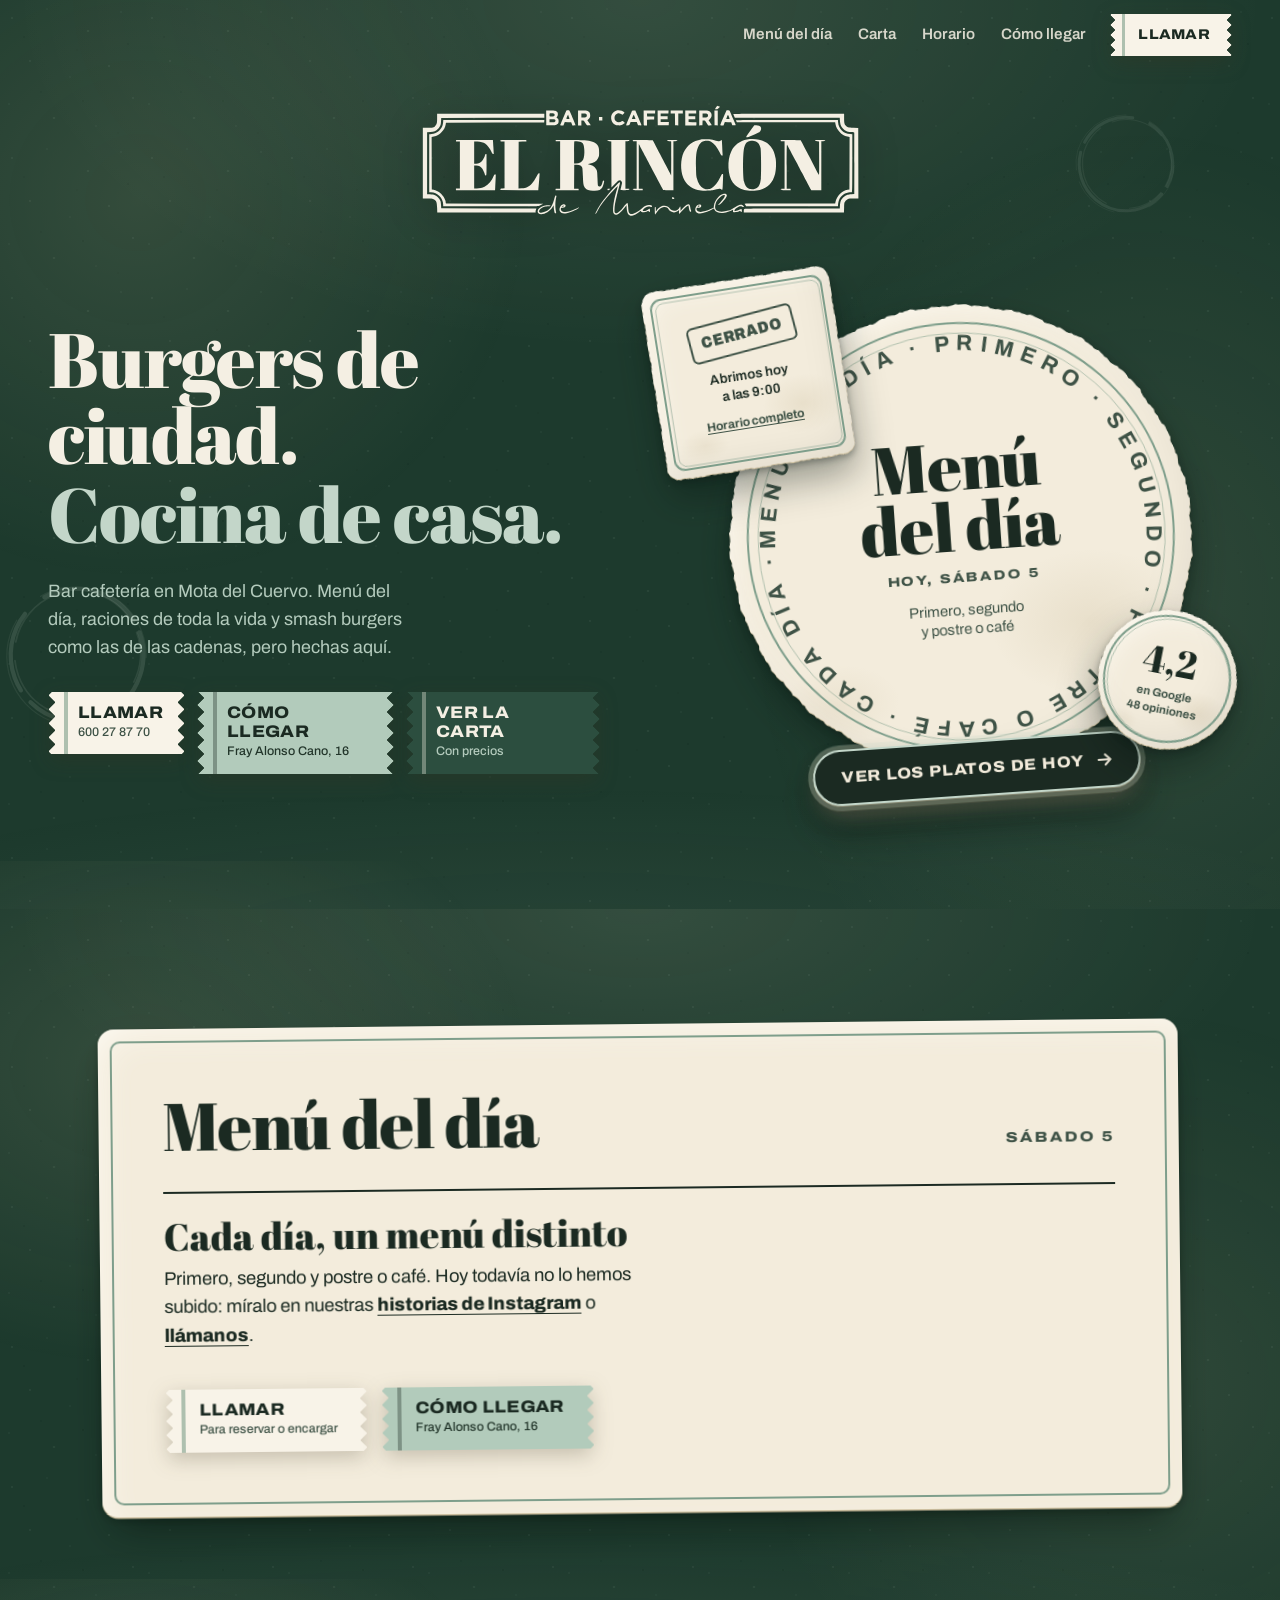
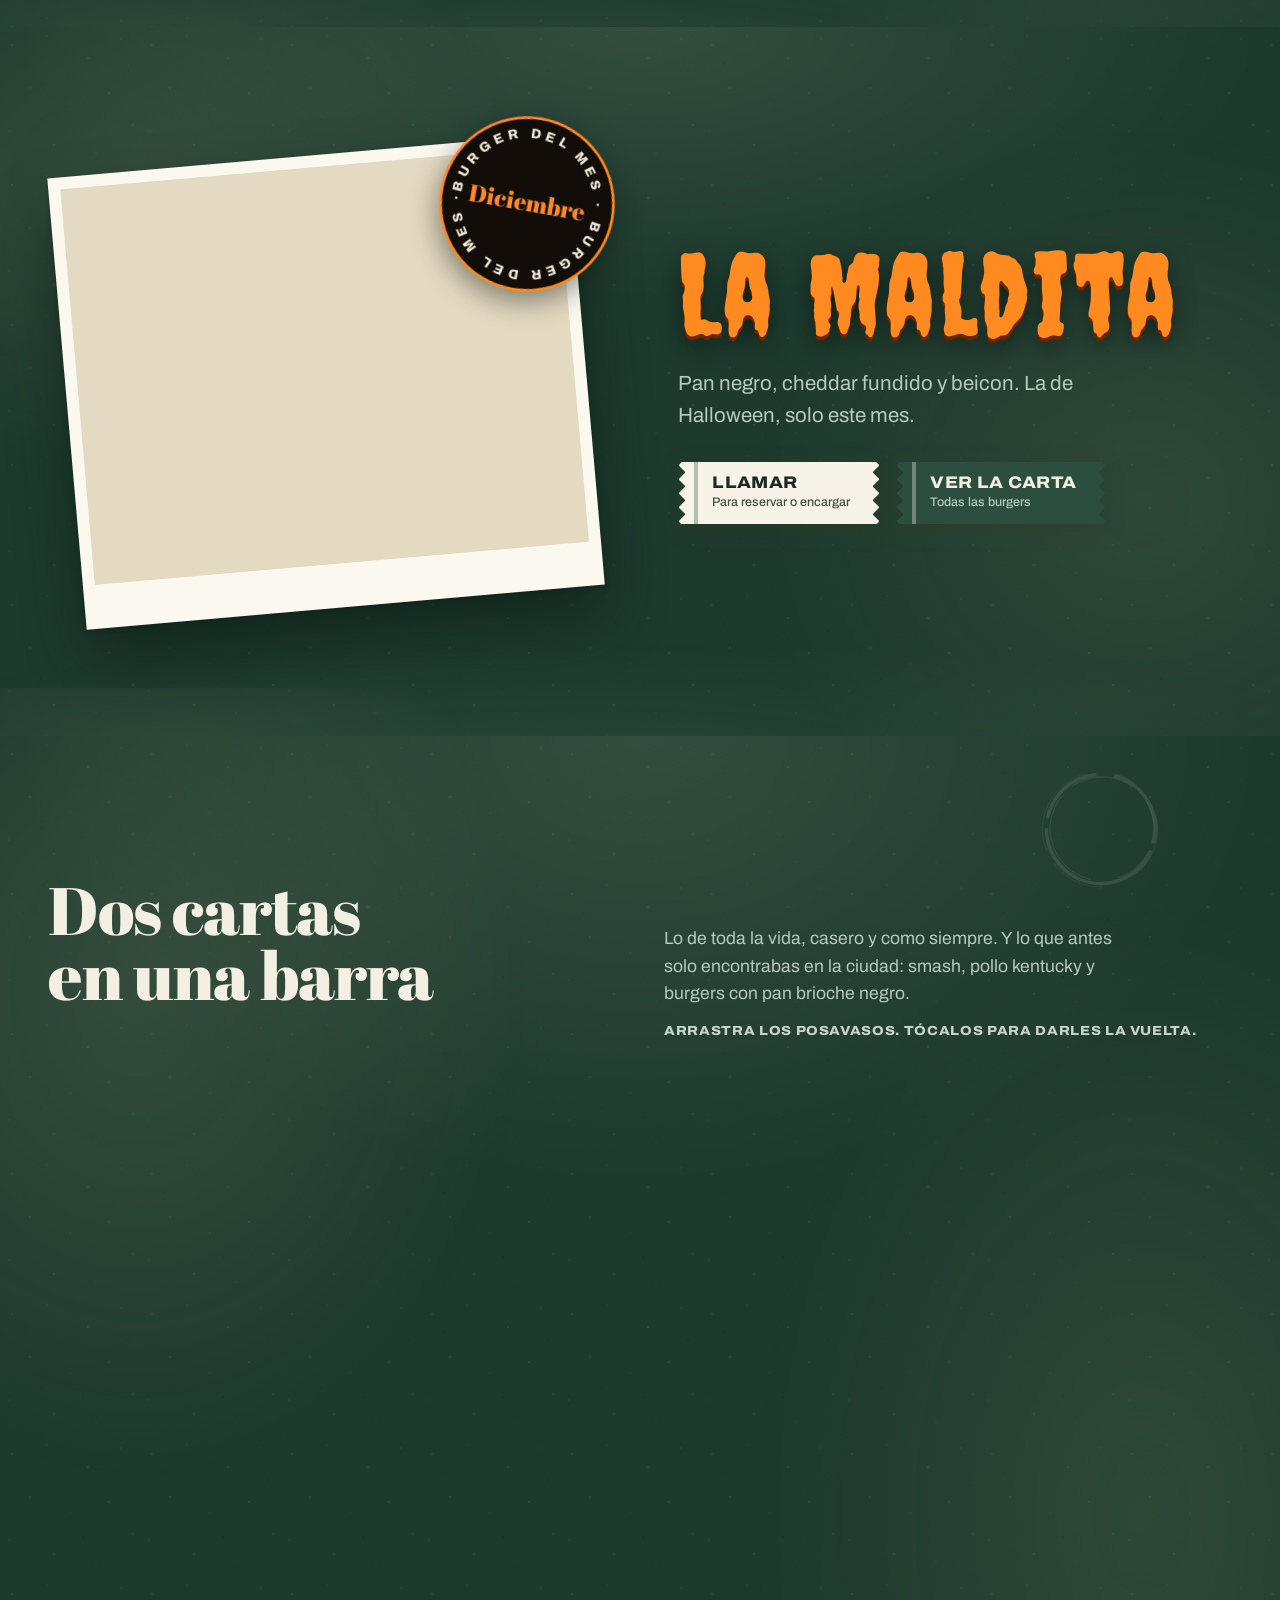
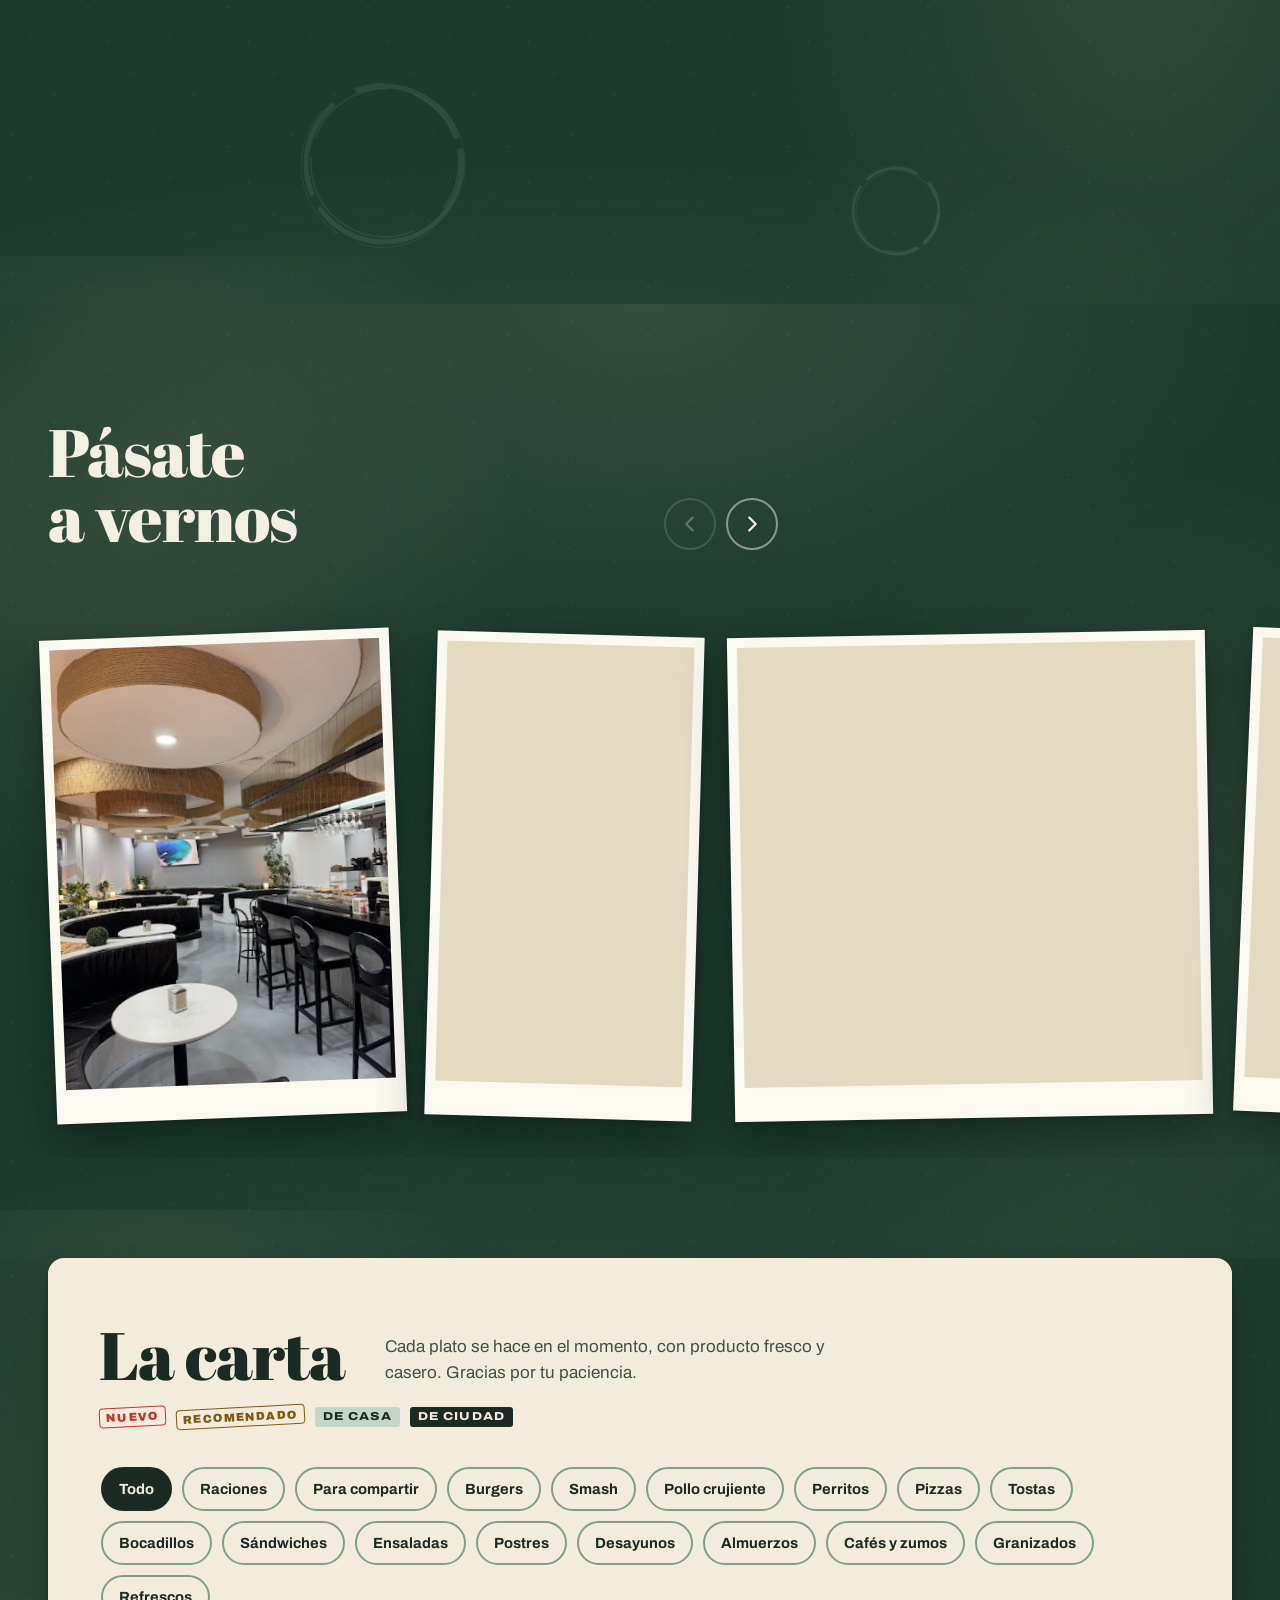
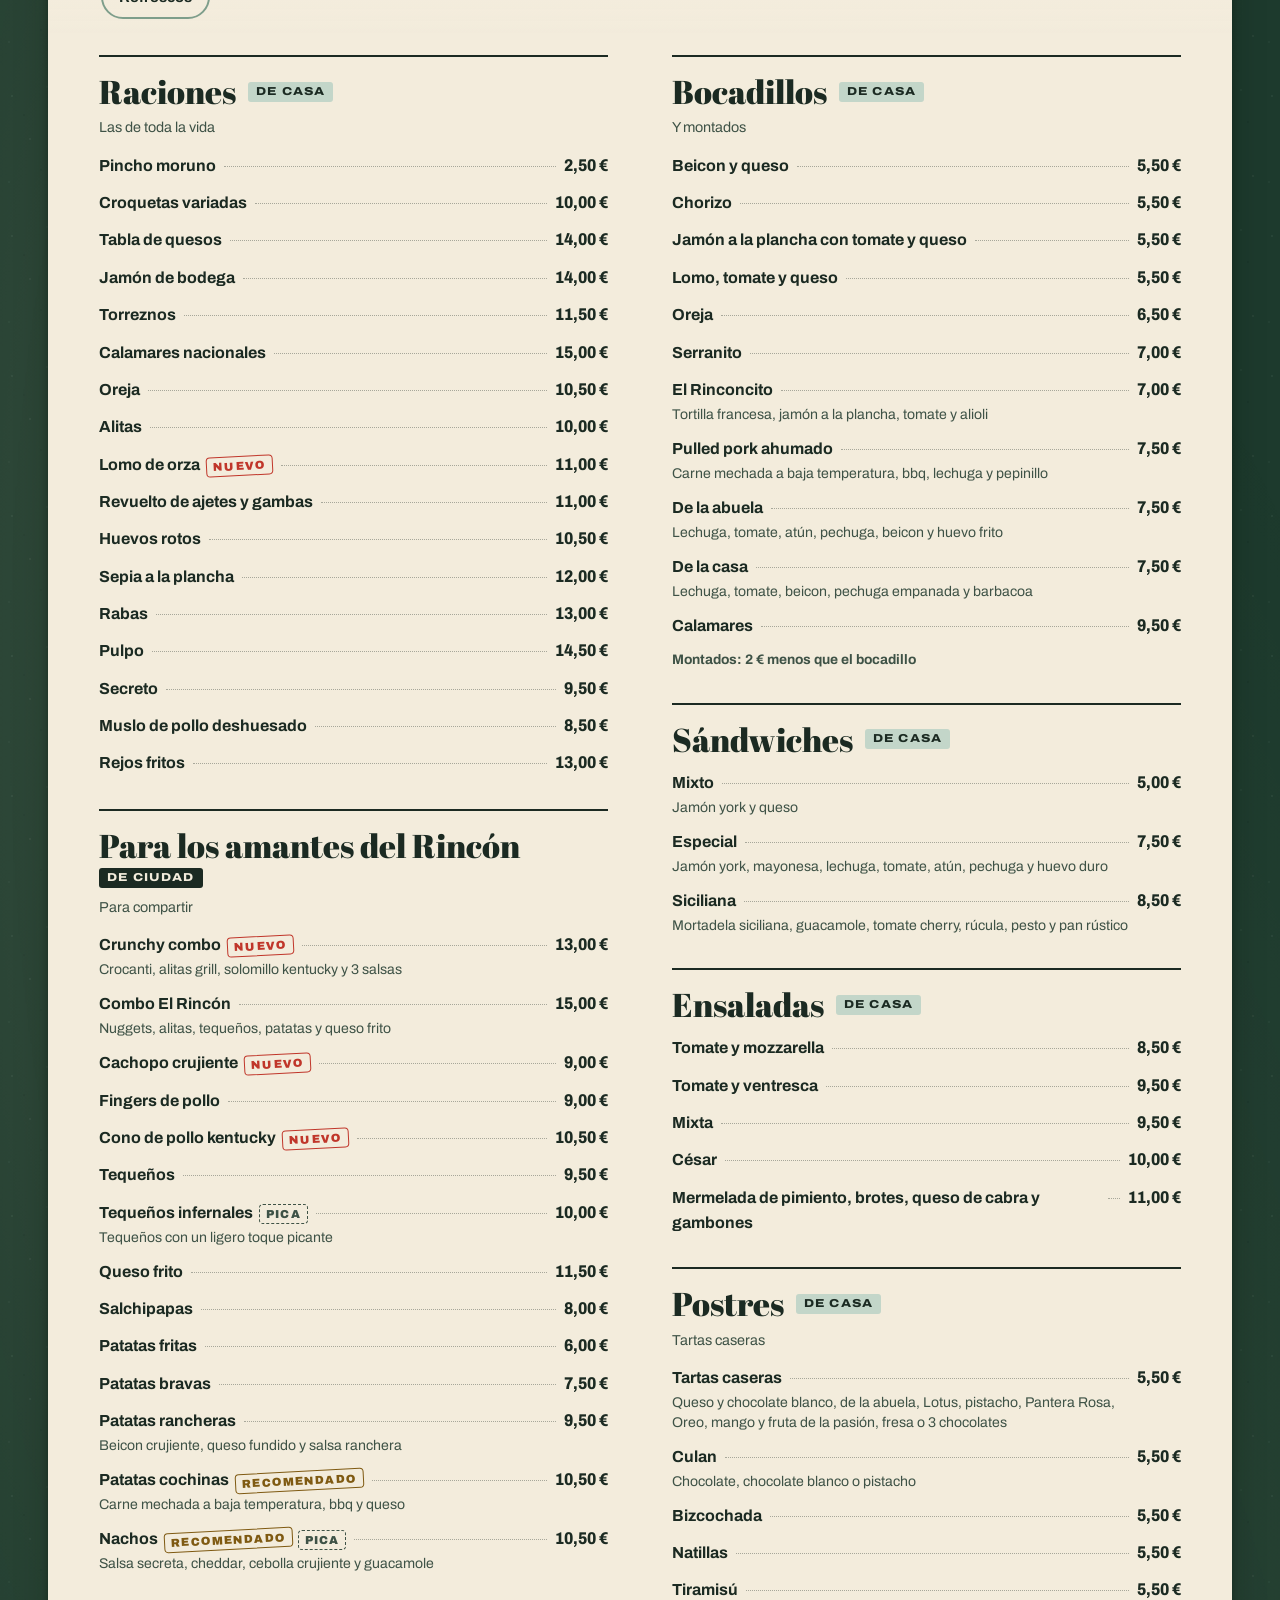
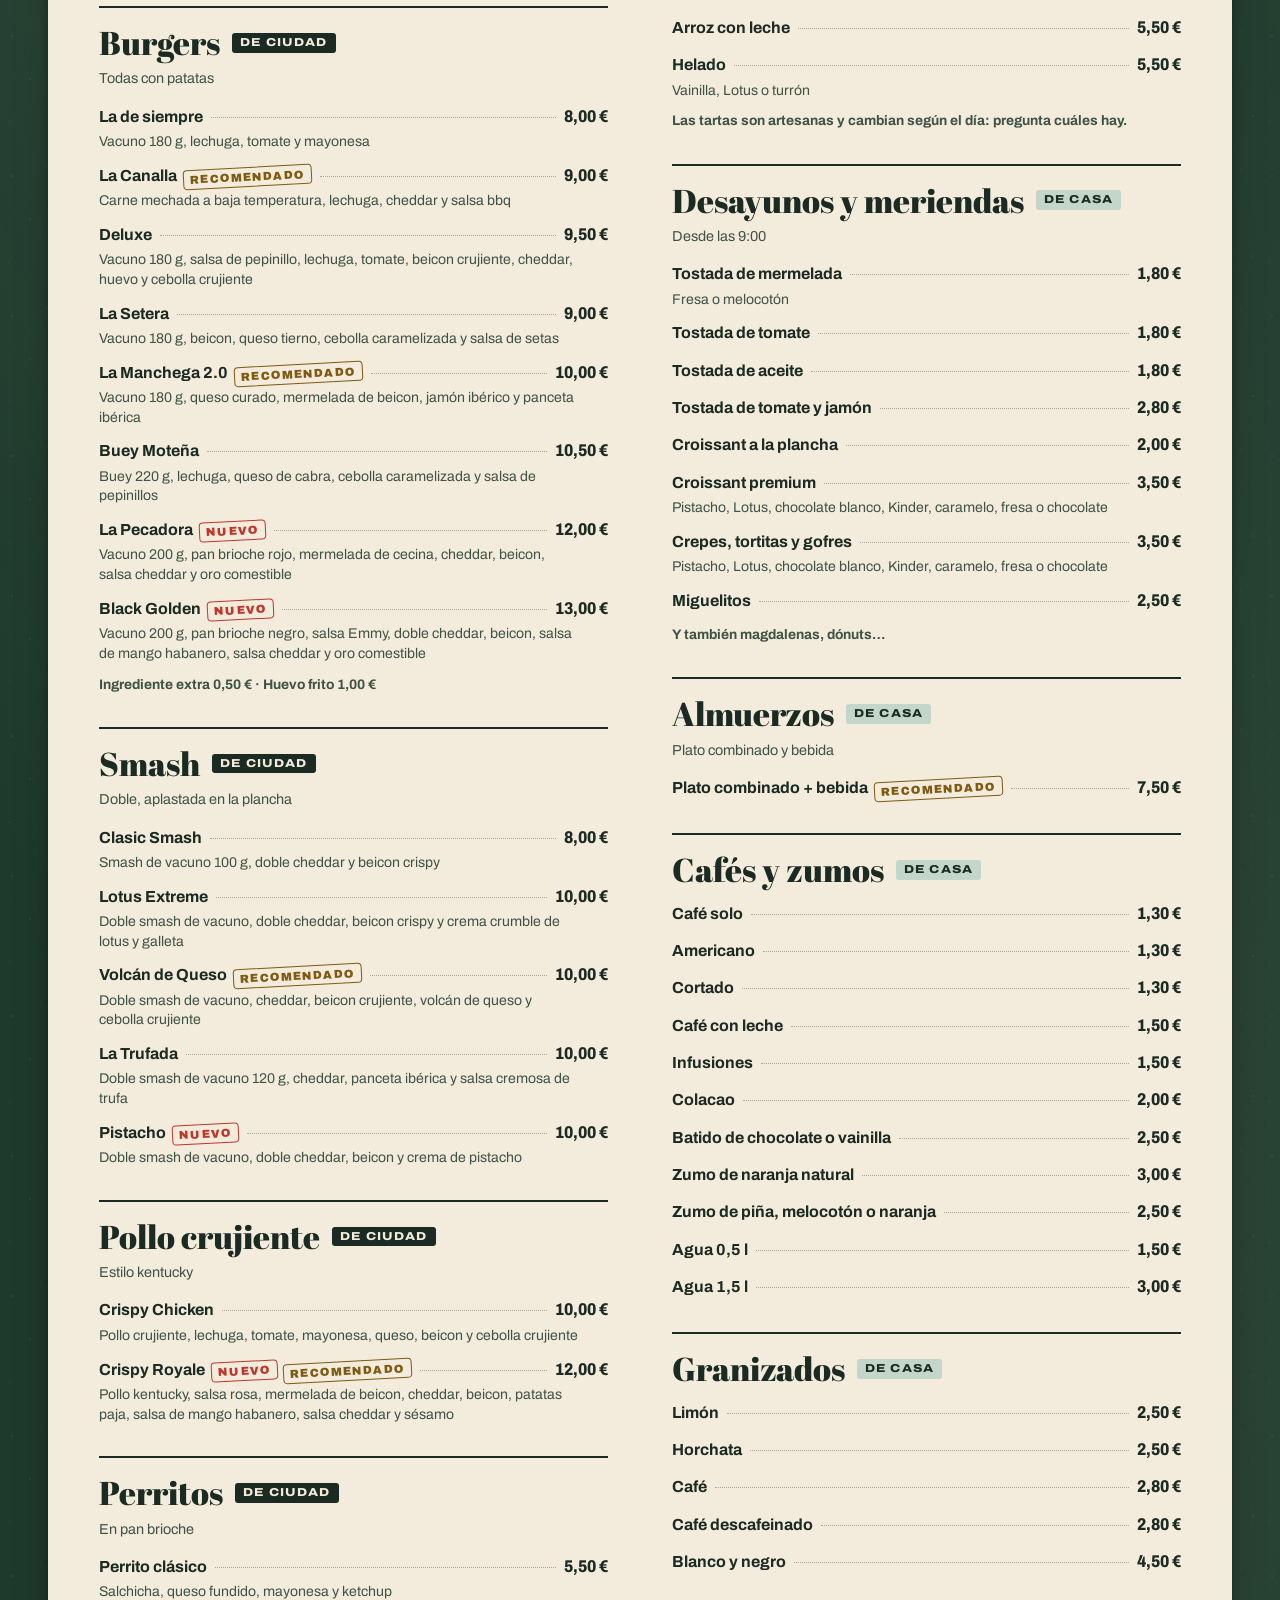
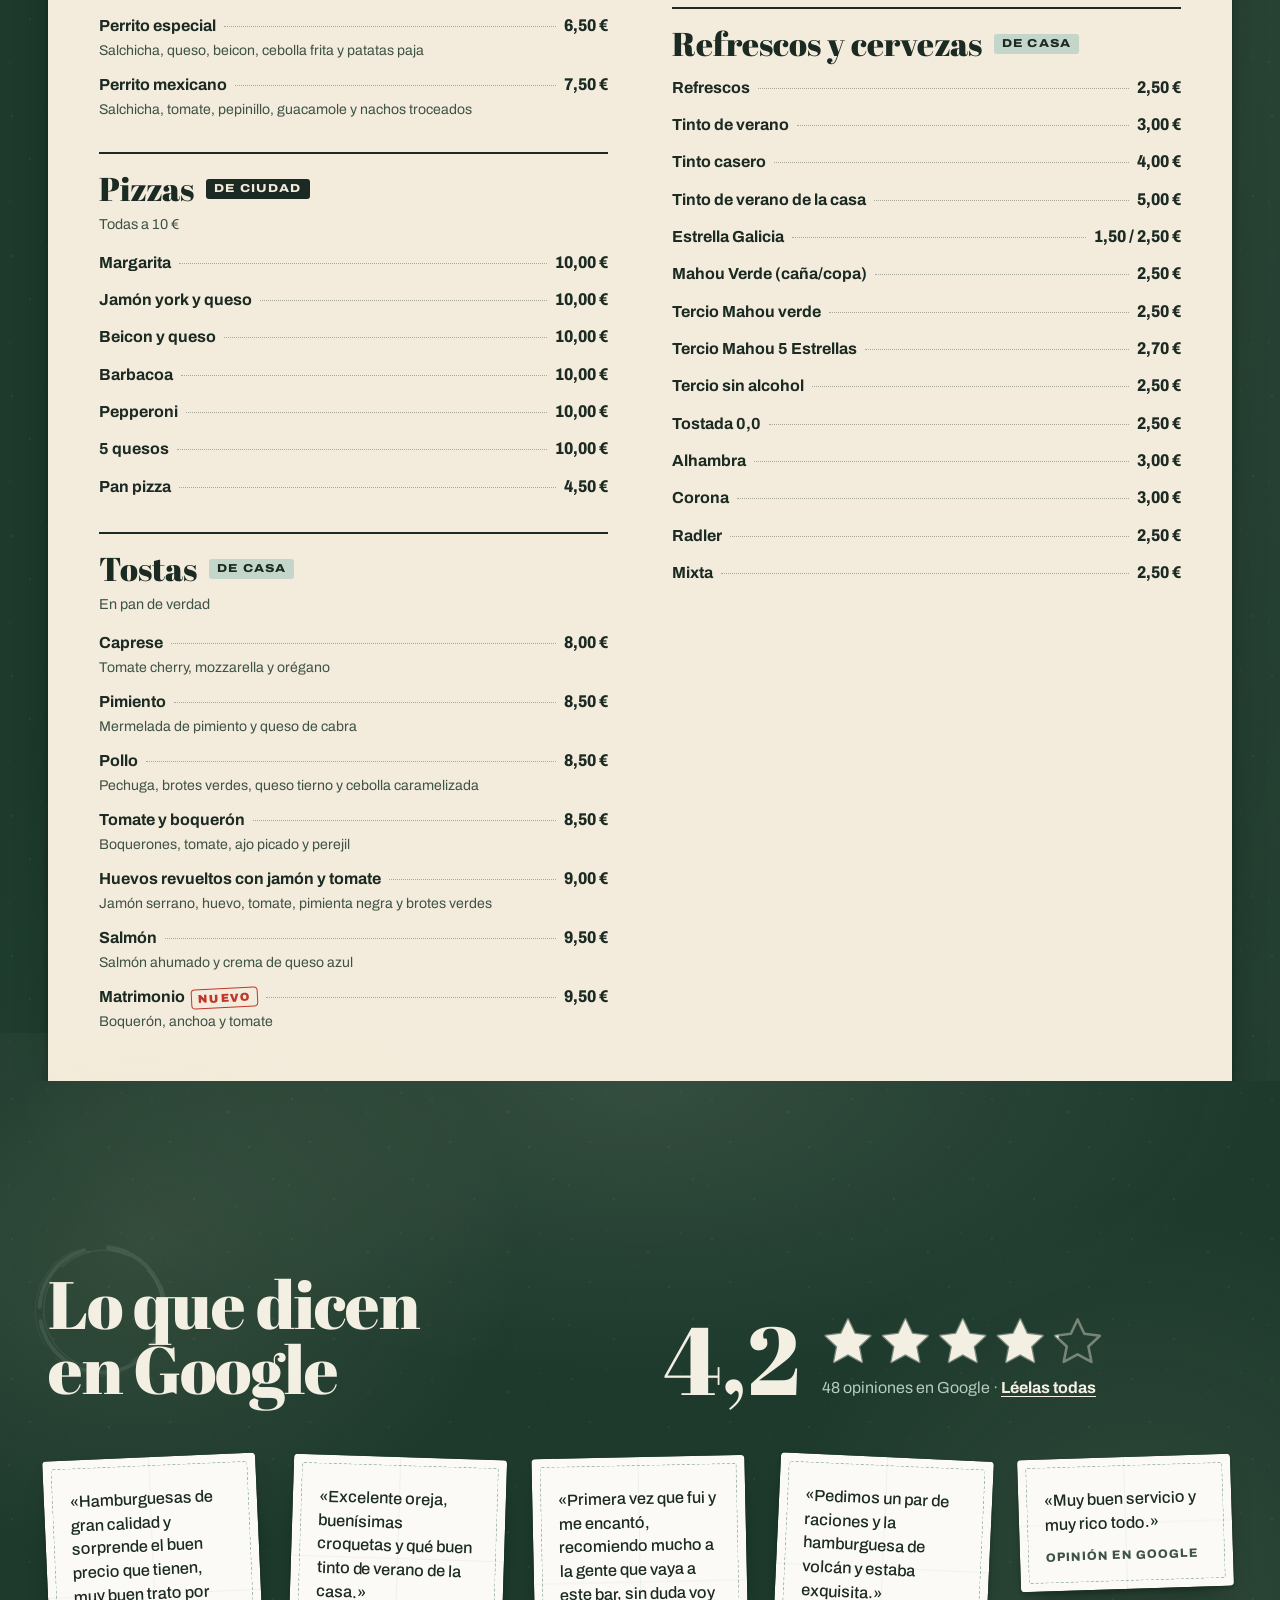
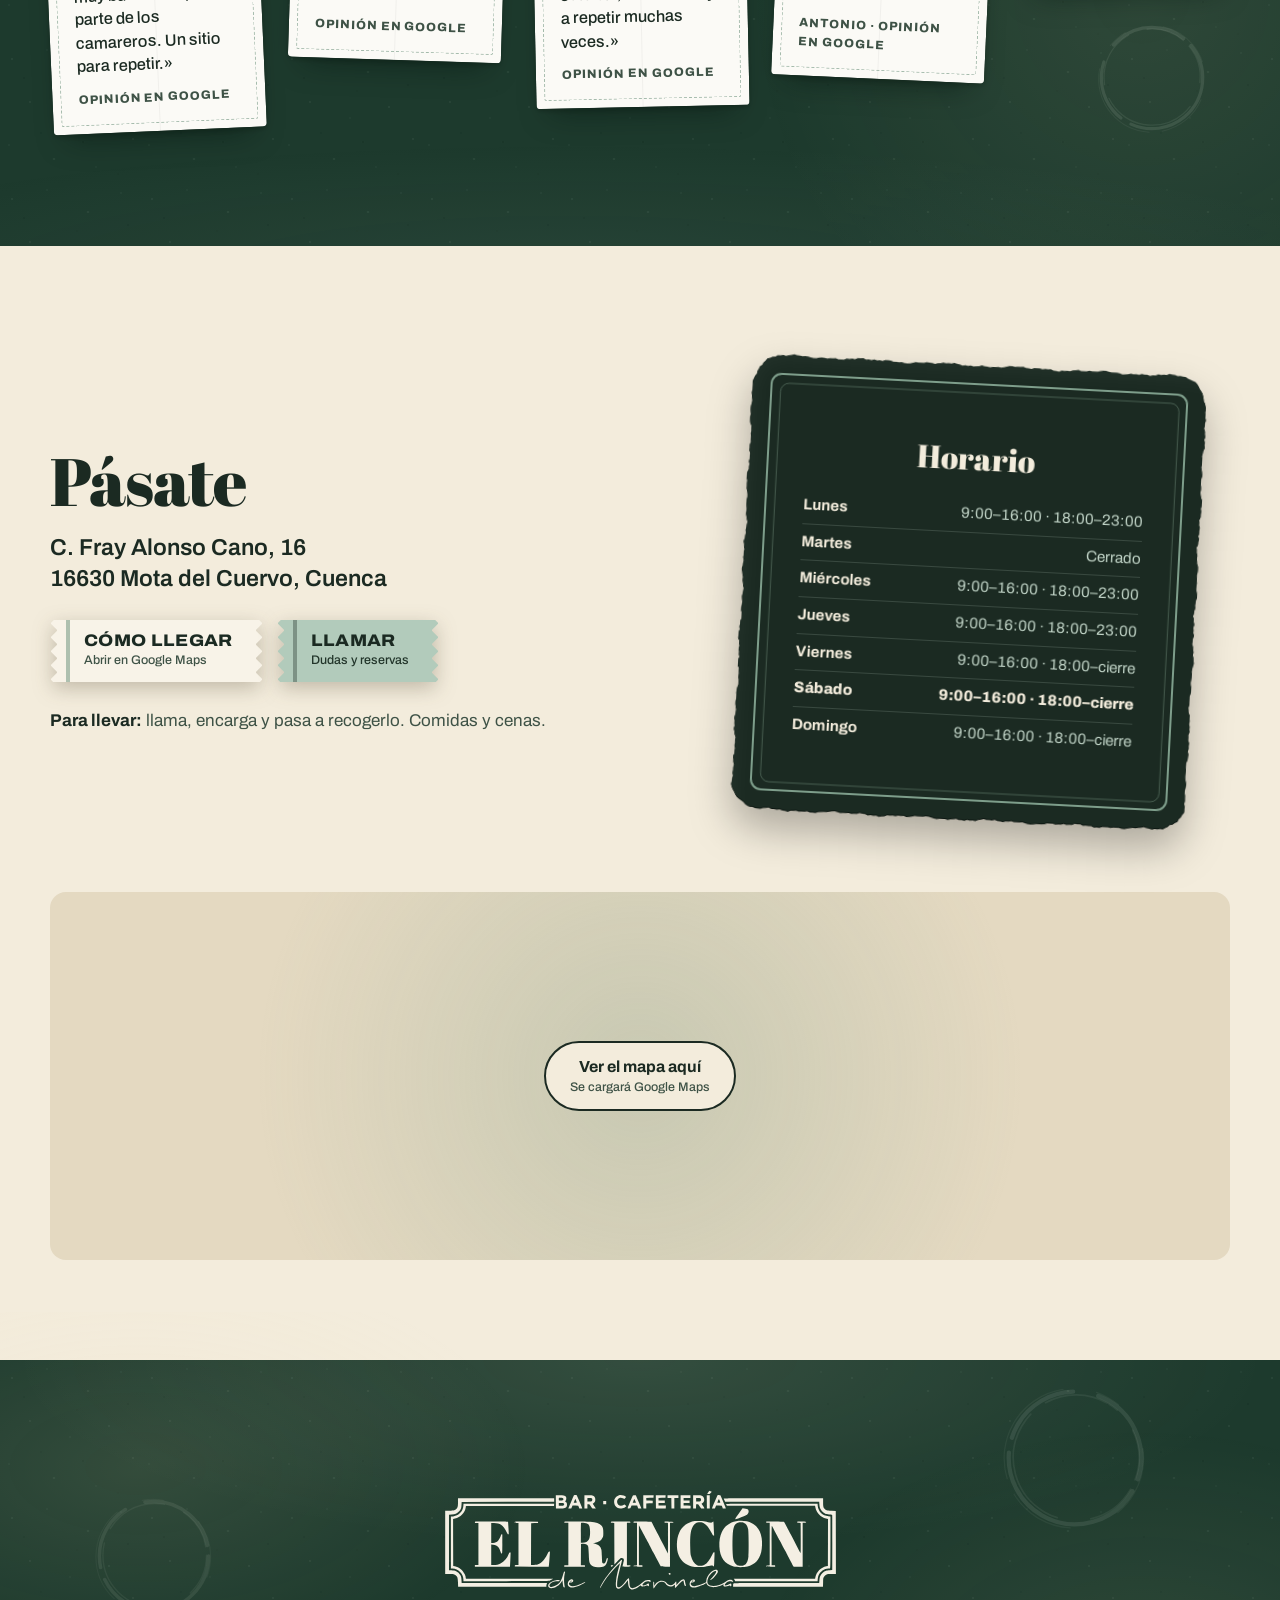
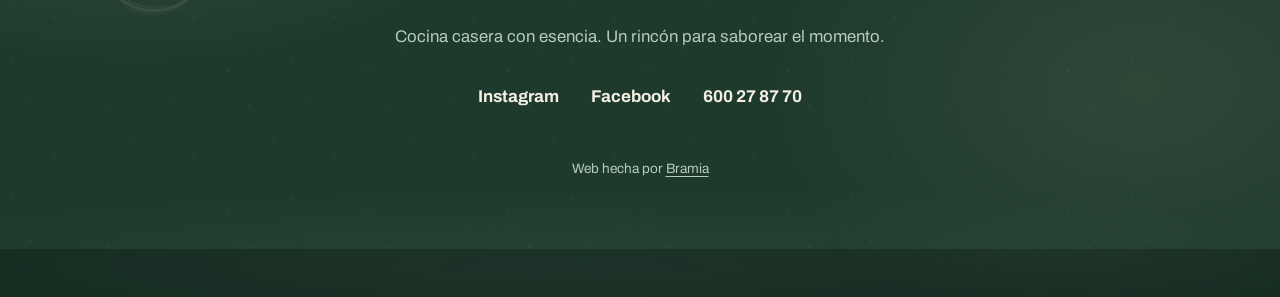
<file: index.html>
<!doctype html>
<html lang="es">
<head>
  <meta charset="utf-8">
  <meta name="viewport" content="width=device-width, initial-scale=1, viewport-fit=cover">
  <title>El Rincón de Marinela · Bar Cafetería en Mota del Cuervo</title>
  <meta name="description" content="Bar cafetería en Mota del Cuervo. Menú del día, desayunos, raciones de toda la vida y smash burgers. Calle Fray Alonso Cano, 16. Tel. 600 27 87 70.">
  <meta name="theme-color" content="#1d3a2d">
  <link rel="canonical" href="https://elrincondemarinela.com/">
  <link rel="icon" href="assets/favicon.svg" type="image/svg+xml">

  <meta property="og:type" content="website">
  <meta property="og:locale" content="es_ES">
  <meta property="og:title" content="El Rincón de Marinela · Mota del Cuervo">
  <meta property="og:description" content="Burgers de ciudad, cocina de casa. Menú del día, raciones, smash burgers y tartas caseras.">
  <meta property="og:url" content="https://elrincondemarinela.com/">
  <meta property="og:site_name" content="El Rincón de Marinela">
  <meta property="og:image" content="https://elrincondemarinela.com/assets/og-3.jpg">
  <meta property="og:image:type" content="image/jpeg">
  <meta property="og:image:alt" content="El Rincón de Marinela: burgers de ciudad, cocina de casa. Mota del Cuervo.">
  <meta property="og:image:width" content="1200">
  <meta property="og:image:height" content="630">
  <meta name="twitter:card" content="summary_large_image">

  <link rel="preconnect" href="https://fonts.googleapis.com">
  <link rel="preconnect" href="https://fonts.gstatic.com" crossorigin>
  <link rel="stylesheet" href="https://fonts.googleapis.com/css2?family=Abril+Fatface&family=Archivo:wdth,wght@62..125,300..900&display=swap">
  <link rel="stylesheet" href="css/styles.css?v=23">

  <script type="application/ld+json">
  {
    "@context": "https://schema.org",
    "@type": "BarOrPub",
    "name": "El Rincón de Marinela",
    "description": "Bar cafetería con menú del día, raciones, burgers smash y tartas caseras.",
    "telephone": "+34 600 27 87 70",
    "servesCuisine": ["Española", "Hamburguesas", "Tapas"],
    "priceRange": "€",
    "address": {
      "@type": "PostalAddress",
      "streetAddress": "C. Fray Alonso Cano, 16",
      "postalCode": "16630",
      "addressLocality": "Mota del Cuervo",
      "addressRegion": "Cuenca",
      "addressCountry": "ES"
    },
    "geo": { "@type": "GeoCoordinates", "latitude": 39.5011279, "longitude": -2.8700383 },
    "openingHoursSpecification": [
      { "@type": "OpeningHoursSpecification", "dayOfWeek": ["Monday", "Wednesday", "Thursday"], "opens": "09:00", "closes": "16:00" },
      { "@type": "OpeningHoursSpecification", "dayOfWeek": ["Monday", "Wednesday", "Thursday"], "opens": "18:00", "closes": "23:00" },
      { "@type": "OpeningHoursSpecification", "dayOfWeek": ["Friday", "Saturday", "Sunday"], "opens": "09:00", "closes": "16:00" }
    ],
    "sameAs": [
      "https://www.instagram.com/elrincondemarinela/",
      "https://www.facebook.com/p/El-Rinc%C3%B3n-de-Marinela-61578650065252/"
    ]
  }
  </script>
</head>
<body>
  <a class="skip" href="#menu-hoy">Saltar al menú del día</a>

  <header class="top" data-top>
    <a class="top__logo" href="#inicio" aria-label="El Rincón de Marinela, inicio">
      <img src="assets/logo-blanco.svg" alt="" width="160" height="48">
    </a>
    <nav class="top__nav" aria-label="Secciones">
      <a href="#menu-hoy">Menú del día</a>
      <a href="#carta">Carta</a>
      <a href="#visita">Horario</a>
      <a href="#visita" data-maps>Cómo llegar</a>
    </nav>
    <span class="sachet-wrap"><a class="sachet sachet--small" href="tel:+34600278770">
      <span class="sachet__label">Llamar</span>
    </a></span>
  </header>

  <main>
    <!-- La barra: primera pantalla -->
    <section class="hero counter" id="inicio" aria-labelledby="hero-title">
      <div class="hero__sign">
        <img class="hero__logo" src="assets/logo-blanco.svg" alt="Bar · Cafetería El Rincón de Marinela" width="1600" height="480">
      </div>

      <div class="hero__grid">
        <div class="hero__copy">
          <h1 id="hero-title" class="hero__title">
            <span class="line">Burgers de ciudad.</span>
            <span class="line">Cocina de casa.</span>
          </h1>
          <p class="hero__lead">
            Bar cafetería en Mota del Cuervo. Menú del día, raciones de toda la vida
            y smash burgers como las de las cadenas, pero hechas aquí.
          </p>
          <div class="hero__actions">
            <span class="sachet-wrap"><a class="sachet" href="tel:+34600278770">
              <span class="sachet__label">Llamar</span>
              <span class="sachet__small">600 27 87 70</span>
            </a></span>
            <span class="sachet-wrap"><a class="sachet sachet--sage" href="#" data-maps target="_blank" rel="noopener">
              <span class="sachet__label">Cómo llegar</span>
              <span class="sachet__small">Fray Alonso Cano, 16</span>
            </a></span>
            <span class="sachet-wrap"><a class="sachet sachet--ghost" href="#carta">
              <span class="sachet__label">Ver la carta</span>
              <span class="sachet__small">Con precios</span>
            </a></span>
          </div>
        </div>

        <div class="hero__table">
          <!-- Posavasos del menú del día -->
          <article class="coaster coaster--menu coaster--round" id="menu" data-coaster data-drop="hero" aria-labelledby="menu-title">
            <div class="coaster__inner">
              <div class="face face--front">
                <svg class="rim" viewBox="0 0 200 200" aria-hidden="true">
                  <defs><path id="rim-menu" d="M100,100 m-79,0 a79,79 0 1,1 158,0 a79,79 0 1,1 -158,0"/></defs>
                  <text><textPath href="#rim-menu" textLength="492">MENÚ DEL DÍA · PRIMERO · SEGUNDO · POSTRE O CAFÉ · CADA DÍA ·</textPath></text>
                </svg>
                <div class="face__body">
                  <h2 class="menu__title" id="menu-title">Menú<br>del día</h2>
                  <p class="menu__day" data-today>Hoy</p>
                  <p class="menu__price" data-menu-price hidden></p>
                  <p class="menu__inc">Primero, segundo y postre o café</p>
                </div>
              </div>
              <div class="face face--back" aria-live="polite">
                <div class="face__body face__body--list" data-menu-back>
                  <p class="menu__loading">Cargando el menú de hoy…</p>
                </div>
              </div>
            </div>
            <button class="coaster__turn" type="button" data-flip aria-pressed="false" aria-controls="menu">
              <span data-flip-label>Ver los platos de hoy</span>
              <svg class="coaster__turn-arrow" viewBox="0 0 24 24" aria-hidden="true"><path d="M5 12h13M13 6l6 6-6 6"/></svg>
            </button>
          </article>

          <!-- Posavasos cuadrado: horario -->
          <aside class="coaster coaster--square coaster--hours" data-coaster data-drop="hero" aria-label="Horario de hoy">
            <div class="coaster__inner">
              <div class="face face--front">
                <div class="face__body">
                  <p class="hours__stamp" data-open-stamp>—</p>
                  <p class="hours__today" data-open-detail></p>
                  <a class="hours__link" href="#visita">Horario completo</a>
                </div>
              </div>
            </div>
          </aside>

          <!-- Posavasos pequeño: Google -->
          <aside class="coaster coaster--round coaster--small coaster--google" data-coaster data-drop="hero" aria-label="Valoración en Google">
            <div class="coaster__inner">
              <div class="face face--front">
                <div class="face__body">
                  <p class="google__score">4,2</p>
                  <p class="google__label">en Google<br>48 opiniones</p>
                </div>
              </div>
            </div>
          </aside>
        </div>
      </div>
    </section>

    <!-- Menú del día completo -->
    <section class="hoy counter" id="menu-hoy" aria-labelledby="hoy-title">
      <div class="hoy__sheet">
        <div class="hoy__head">
          <h2 id="hoy-title" class="section-title section-title--ink" data-reveal="words">Menú del día</h2>
          <p class="hoy__date" data-hoy-date>Hoy</p>
        </div>
        <div class="hoy__body" data-hoy-body aria-live="polite">
          <p class="hoy__empty">Cargando el menú de hoy…</p>
        </div>
        <div class="hoy__foot">
          <div class="hoy__price coaster coaster--round" data-hoy-price hidden>
            <div class="coaster__inner">
              <div class="face face--front">
                <div class="face__body">
                  <p class="hoy__price-num" data-hoy-price-num></p>
                  <p class="hoy__price-inc" data-hoy-note>Postre o café incluido</p>
                </div>
              </div>
            </div>
          </div>
          <div class="hoy__actions">
            <span class="sachet-wrap"><a class="sachet" href="tel:+34600278770">
              <span class="sachet__label">Llamar</span>
              <span class="sachet__small">Para reservar o encargar</span>
            </a></span>
            <span class="sachet-wrap"><a class="sachet sachet--sage" href="#" data-maps target="_blank" rel="noopener">
              <span class="sachet__label">Cómo llegar</span>
              <span class="sachet__small">Fray Alonso Cano, 16</span>
            </a></span>
          </div>
        </div>
      </div>
    </section>

    <!-- Burger del mes (se rellena desde js/data.js; si no hay, no se muestra) -->
    <section class="bdm counter" id="burger-del-mes" aria-labelledby="bdm-title" data-bdm hidden>
      <div class="bdm__grid">
        <div class="bdm__photo">
          <figure class="bdm__print"><img data-bdm-img alt="" decoding="async"></figure>
          <svg class="bdm__seal" viewBox="0 0 200 200" aria-hidden="true">
            <defs><path id="bdm-ring" d="M100,100 m-74,0 a74,74 0 1,1 148,0 a74,74 0 1,1 -148,0"/></defs>
            <circle cx="100" cy="100" r="96"/>
            <text><textPath href="#bdm-ring" textLength="462" data-bdm-ring>BURGER DEL MES · BURGER DEL MES · </textPath></text>
            <text class="bdm__seal-month" x="100" y="108" text-anchor="middle" data-bdm-month></text>
          </svg>
        </div>
        <div class="bdm__copy">
          <h2 class="bdm__name" id="bdm-title"><span class="sr-only">Burger del mes: </span><span data-bdm-name></span></h2>
          <p class="bdm__desc" data-bdm-desc></p>
          <p class="bdm__price" data-bdm-price></p>
          <div class="bdm__actions">
            <span class="sachet-wrap"><a class="sachet" href="tel:+34600278770">
              <span class="sachet__label">Llamar</span>
              <span class="sachet__small">Para reservar o encargar</span>
            </a></span>
            <span class="sachet-wrap"><a class="sachet sachet--ghost" href="#carta" data-bdm-carta>
              <span class="sachet__label">Ver la carta</span>
              <span class="sachet__small">Todas las burgers</span>
            </a></span>
          </div>
        </div>
      </div>
    </section>

    <!-- En la barra: las dos cartas -->
    <section class="barra counter" id="barra" aria-labelledby="barra-title">
      <div class="section-head">
        <h2 id="barra-title" data-reveal="words" class="section-title">Dos cartas<br>en una barra</h2>
        <p class="section-lead" data-reveal="fade">
          Lo de toda la vida, casero y como siempre. Y lo que antes solo
          encontrabas en la ciudad: smash, pollo kentucky y burgers con pan brioche negro.
        </p>
        <p class="barra__hint" data-hint data-reveal="type">Arrastra los posavasos. Tócalos para darles la vuelta.</p>
      </div>
      <div class="barra__field" data-field></div>
    </section>

    <!-- Fotos: una tira de fotos sobre la barra -->
    <section class="fotos counter" aria-labelledby="fotos-title">
      <div class="section-head">
        <h2 id="fotos-title" data-reveal="words" class="section-title">Pásate<br>a vernos</h2>
        <div class="fotos__nav">
          
          <div class="fotos__btns">
            <button class="fotos__btn" type="button" data-fotos-prev aria-label="Foto anterior">
              <svg viewBox="0 0 24 24" aria-hidden="true"><path d="M15 5l-7 7 7 7"/></svg>
            </button>
            <button class="fotos__btn" type="button" data-fotos-next aria-label="Foto siguiente">
              <svg viewBox="0 0 24 24" aria-hidden="true"><path d="M9 5l7 7-7 7"/></svg>
            </button>
          </div>
        </div>
      </div>
      <div class="fotos__track" data-fotos tabindex="0" role="region" aria-label="Fotos del bar, desliza para ver más"></div>
    </section>

    <!-- La carta -->
    <div class="carta-zone counter">
    <section class="carta" id="carta" aria-labelledby="carta-title">
      <div class="carta__head">
        <h2 id="carta-title" data-reveal="words" class="section-title section-title--ink">La carta</h2>
        <p class="carta__lead" data-reveal="fade">Cada plato se hace en el momento, con producto fresco y casero. Gracias por tu paciencia.</p>
        <p class="carta__legend">
          <span class="tag tag--nuevo">Nuevo</span>
          <span class="tag tag--reco">Recomendado</span>
          <span class="ticket ticket--casa">De casa</span>
          <span class="ticket ticket--ciudad">De ciudad</span>
        </p>
      </div>
      <nav class="rack" aria-label="Categorías de la carta" data-rack>
        <div class="rack__track" data-rack-track></div>
      </nav>
      <div class="carta__list" data-carta></div>
    </section>
    </div>

    <!-- Opiniones -->
    <section class="opiniones counter" aria-labelledby="op-title">
      <div class="section-head">
        <h2 id="op-title" data-reveal="words" class="section-title">Lo que dicen<br>en Google</h2>
        <div class="rating" role="img" aria-label="4,2 sobre 5 estrellas en Google, 48 opiniones" data-rating style="--pct: 84%">
          <p class="rating__score" aria-hidden="true">4,2</p>
          <div class="rating__side">
            <div class="rating__stars" aria-hidden="true">
              <svg class="rating__row rating__row--empty" viewBox="0 0 130 24"><use href="#estrellas"/></svg>
              <svg class="rating__row rating__row--full" viewBox="0 0 130 24"><use href="#estrellas"/></svg>
            </div>
            <p class="rating__text">48 opiniones en Google ·
              <a class="link-light" href="https://maps.app.goo.gl/gHz9aJYzG9bYYPPh6" target="_blank" rel="noopener">Léelas todas</a>
            </p>
          </div>
        </div>
        <svg width="0" height="0" style="position:absolute" aria-hidden="true">
          <defs>
            <g id="estrellas">
              <path id="estrella" d="M12 1.6l3.1 6.6 7.2.9-5.3 5 1.4 7.1L12 17.7l-6.4 3.5L7 14.1 1.7 9.1l7.2-.9z"/>
              <use href="#estrella" x="26.5"/><use href="#estrella" x="53"/><use href="#estrella" x="79.5"/><use href="#estrella" x="106"/>
            </g>
          </defs>
        </svg>
      </div>
      <div class="napkins" data-napkins></div>
    </section>

    <!-- Visita -->
    <section class="visita" id="visita" aria-labelledby="visita-title">
      <div class="visita__grid">
        <div class="visita__info">
          <h2 id="visita-title" data-reveal="words" class="section-title section-title--ink">Pásate</h2>
          <p class="visita__addr" data-reveal="fade">C. Fray Alonso Cano, 16<br>16630 Mota del Cuervo, Cuenca</p>
          <div class="visita__actions">
            <span class="sachet-wrap"><a class="sachet" href="#" data-maps target="_blank" rel="noopener">
              <span class="sachet__label">Cómo llegar</span>
              <span class="sachet__small">Abrir en Google Maps</span>
            </a></span>
            <span class="sachet-wrap"><a class="sachet sachet--sage" href="tel:+34600278770">
              <span class="sachet__label">Llamar</span>
              <span class="sachet__small">Dudas y reservas</span>
            </a></span>
          </div>
          <ul class="visita__notes">
            <li><strong>Para llevar:</strong> llama, encarga y pasa a recogerlo. Comidas y cenas.</li>          </ul>
        </div>

        <div class="coaster coaster--square coaster--timetable" data-coaster>
          <div class="coaster__inner">
            <div class="face face--front">
              <div class="face__body">
                <h3 class="timetable__title">Horario</h3>
                <table class="timetable" data-timetable>
                  <caption class="sr-only">Horario semanal</caption>
                  <tbody></tbody>
                </table>
              </div>
            </div>
          </div>
        </div>
      </div>

      <div class="mapa" data-map>
        <button class="mapa__load" type="button" data-map-load>
          <span>Ver el mapa aquí</span>
          <small>Se cargará Google Maps</small>
        </button>
      </div>
    </section>
  </main>

  <footer class="foot counter">
    <img class="foot__logo" src="assets/logo-blanco.svg" alt="El Rincón de Marinela" width="1600" height="480" loading="lazy">
    <p class="foot__tag" data-reveal="fade">Cocina casera con esencia. Un rincón para saborear el momento.</p>
    <ul class="foot__links">
      <li><a href="https://www.instagram.com/elrincondemarinela/" target="_blank" rel="noopener">Instagram</a></li>
      <li><a href="https://www.facebook.com/p/El-Rinc%C3%B3n-de-Marinela-61578650065252/" target="_blank" rel="noopener">Facebook</a></li>
      <li><a href="tel:+34600278770">600 27 87 70</a></li>
    </ul>
    <p class="foot__credit">Web hecha por <a href="https://bramia.es" target="_blank" rel="noopener">Bramia</a></p>
  </footer>

  <!-- Barra fija en el móvil -->
  <nav class="dock" aria-label="Acciones rápidas">
    <a class="dock__btn" href="tel:+34600278770">Llamar</a>
    <a class="dock__btn" href="#" data-maps target="_blank" rel="noopener">Cómo llegar</a>
    <a class="dock__btn" href="#carta">Carta</a>
  </nav>

  <script src="js/data.js?v=23"></script>
  <script src="js/app.js?v=23"></script>
</body>
</html>
</file>
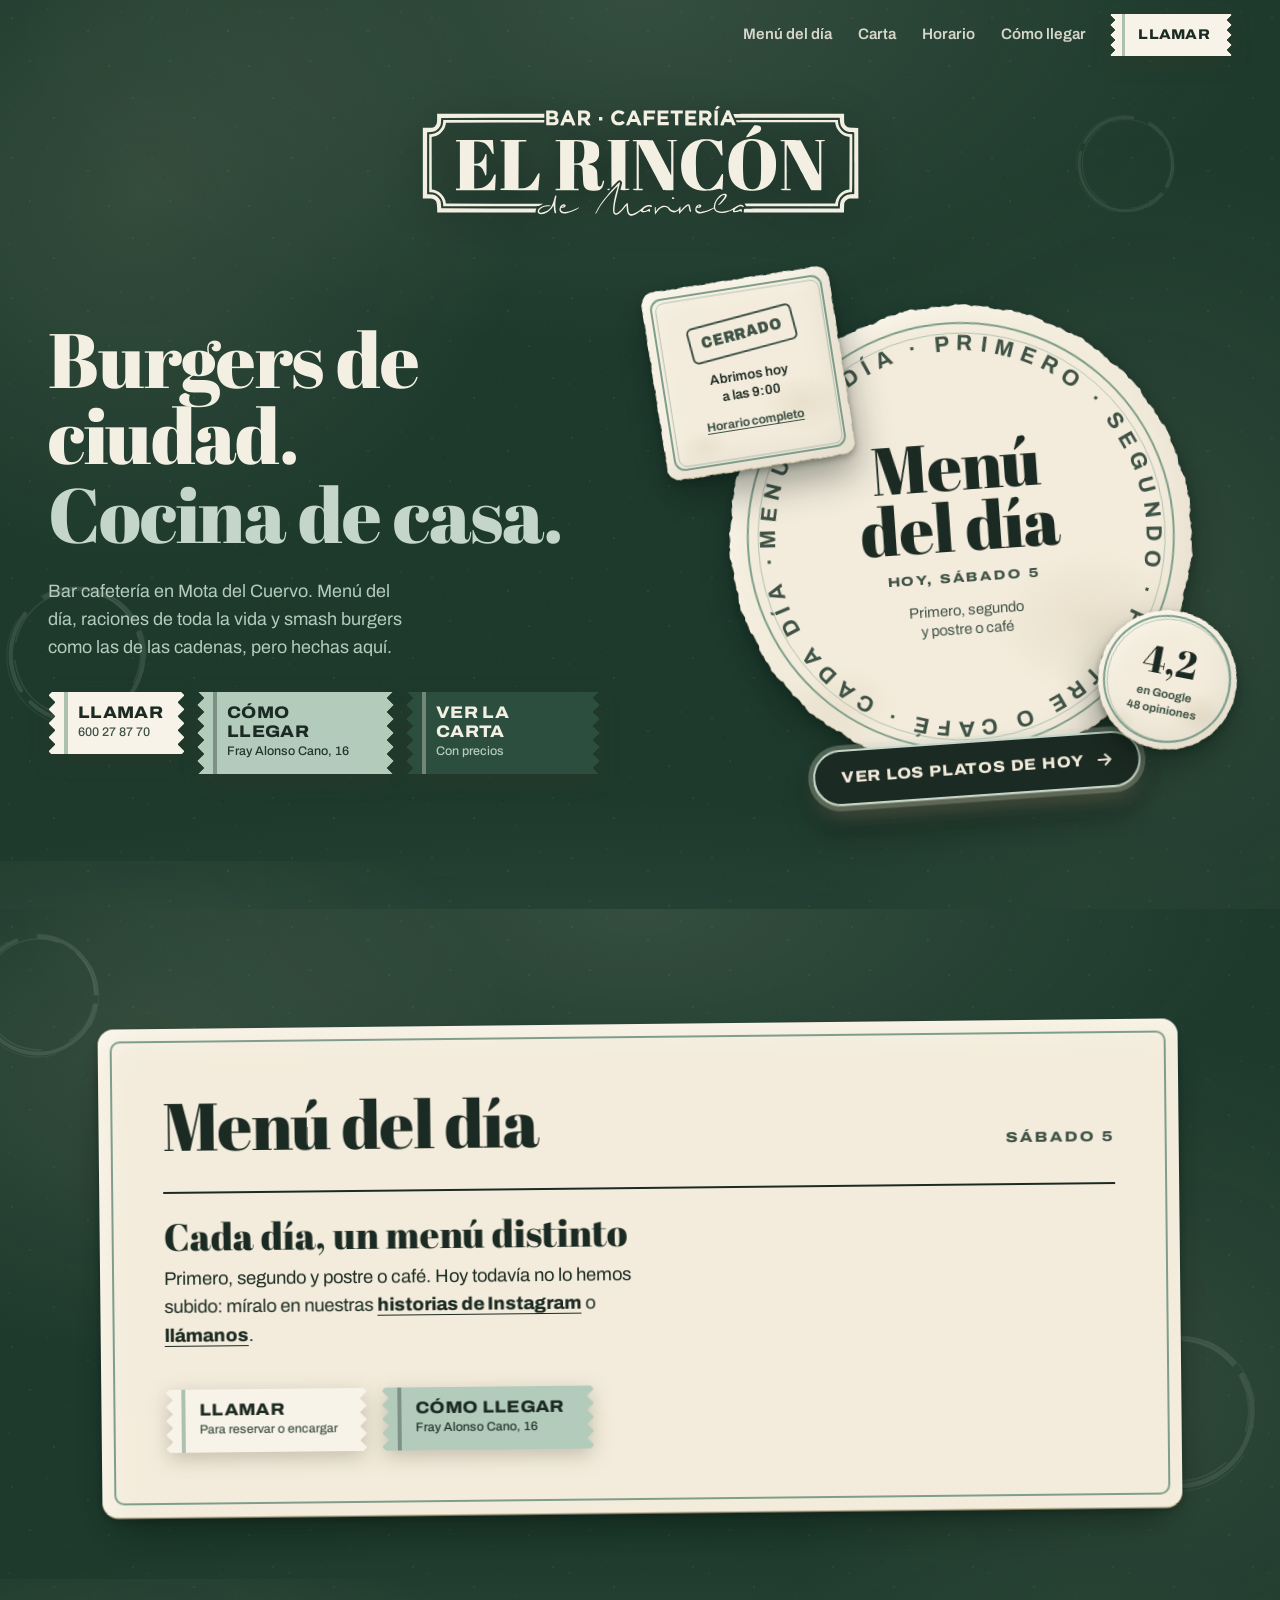
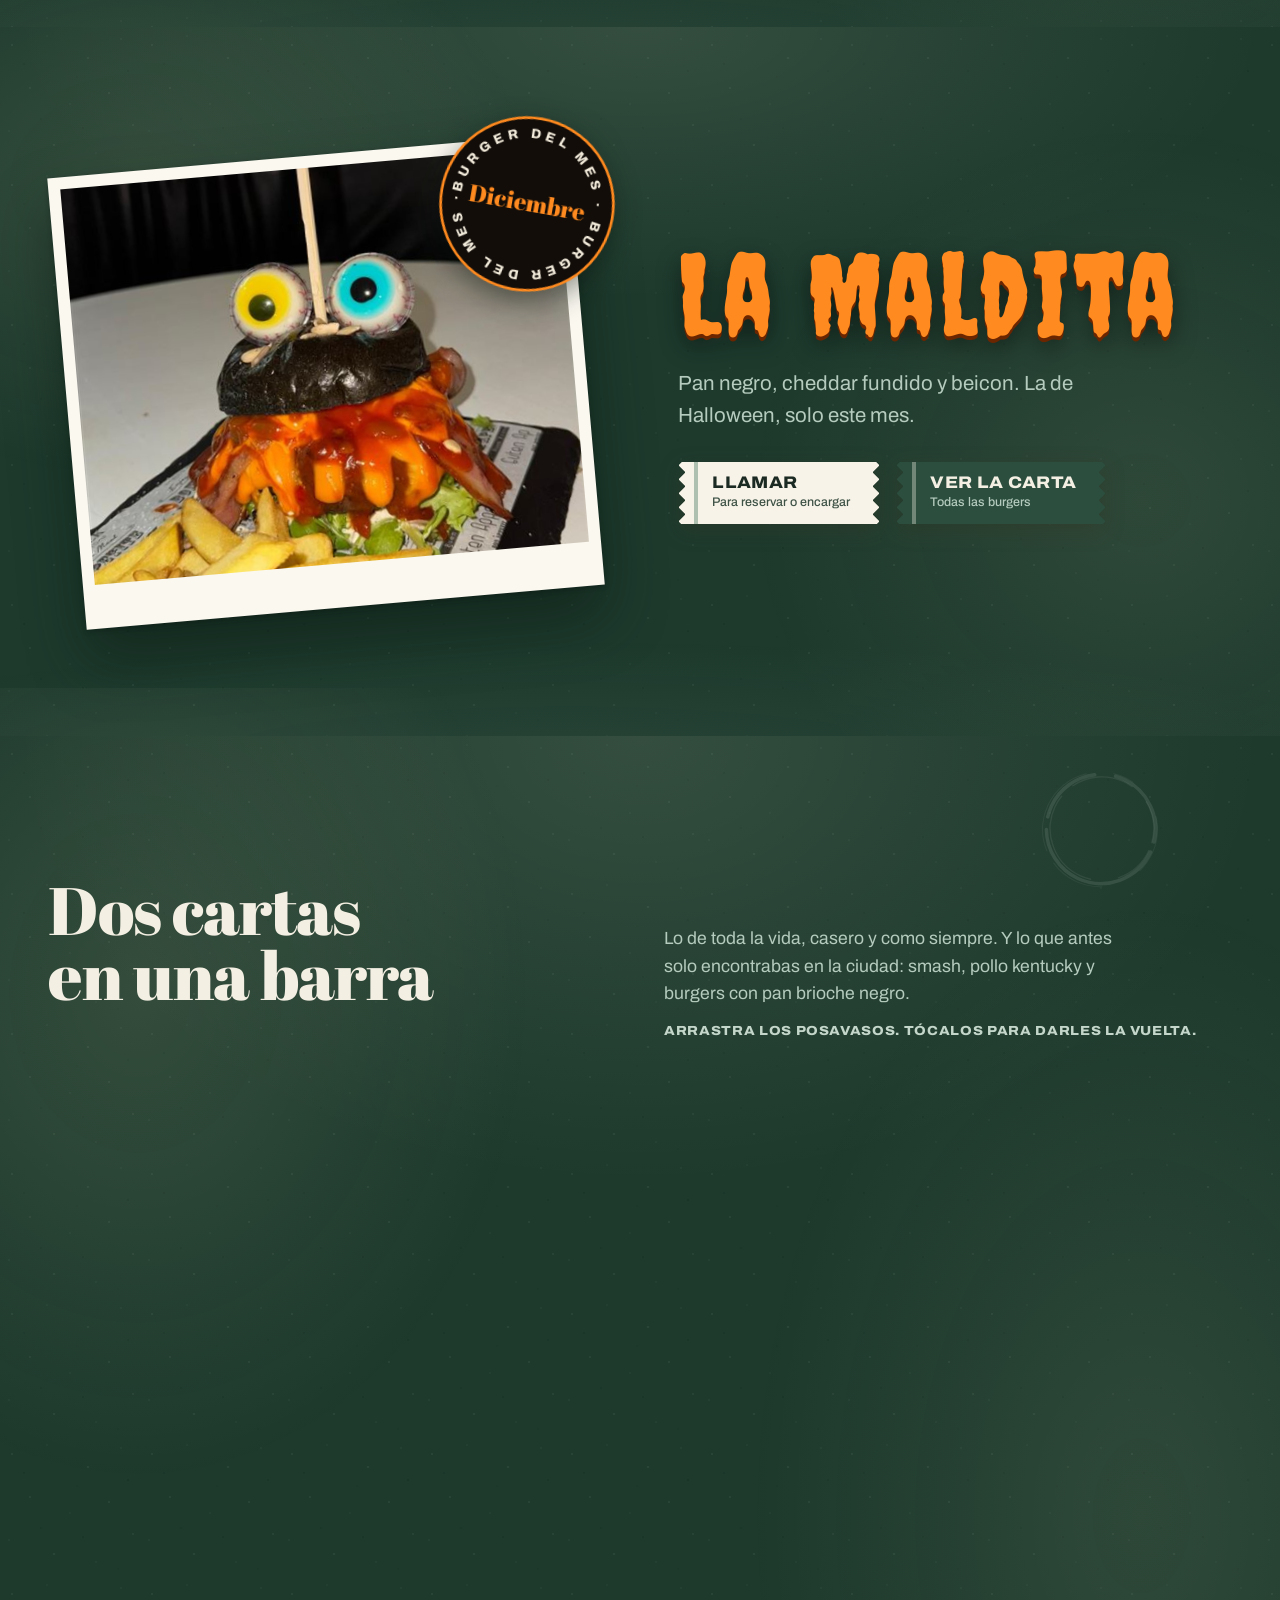
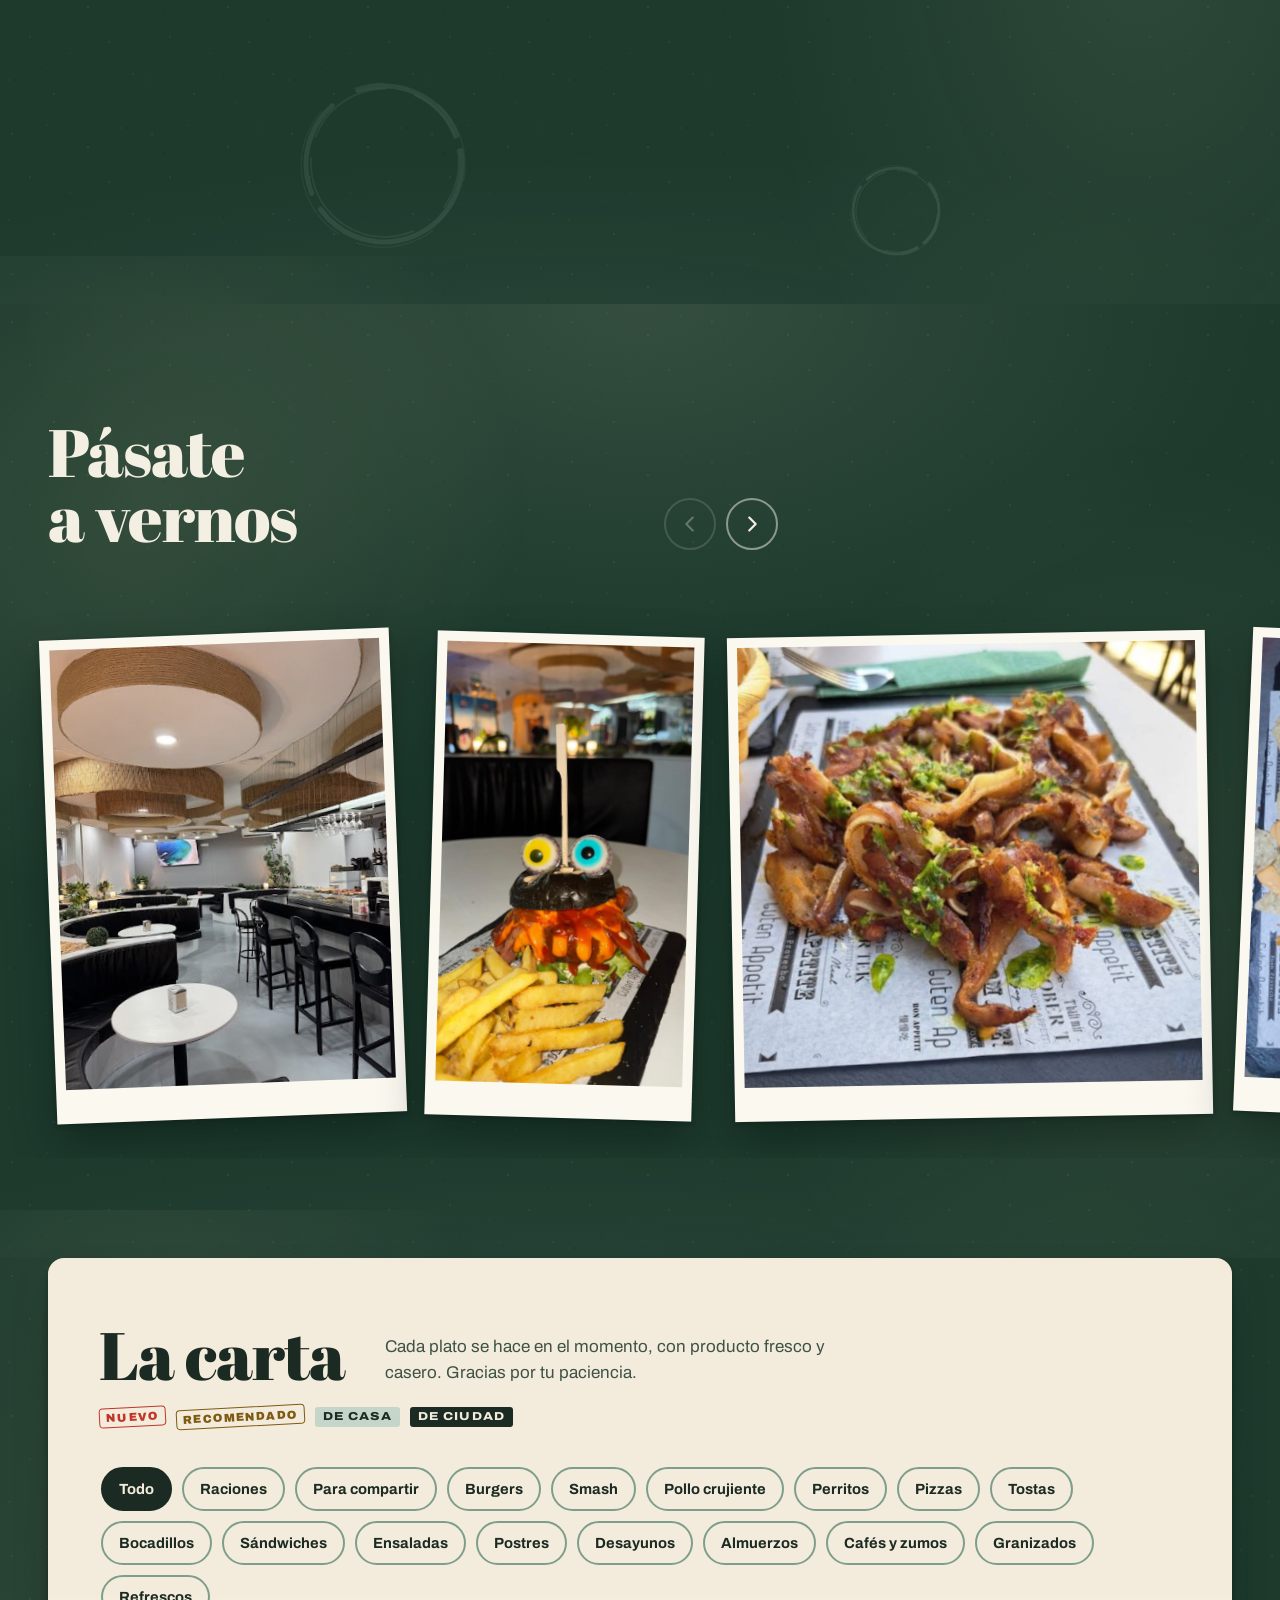
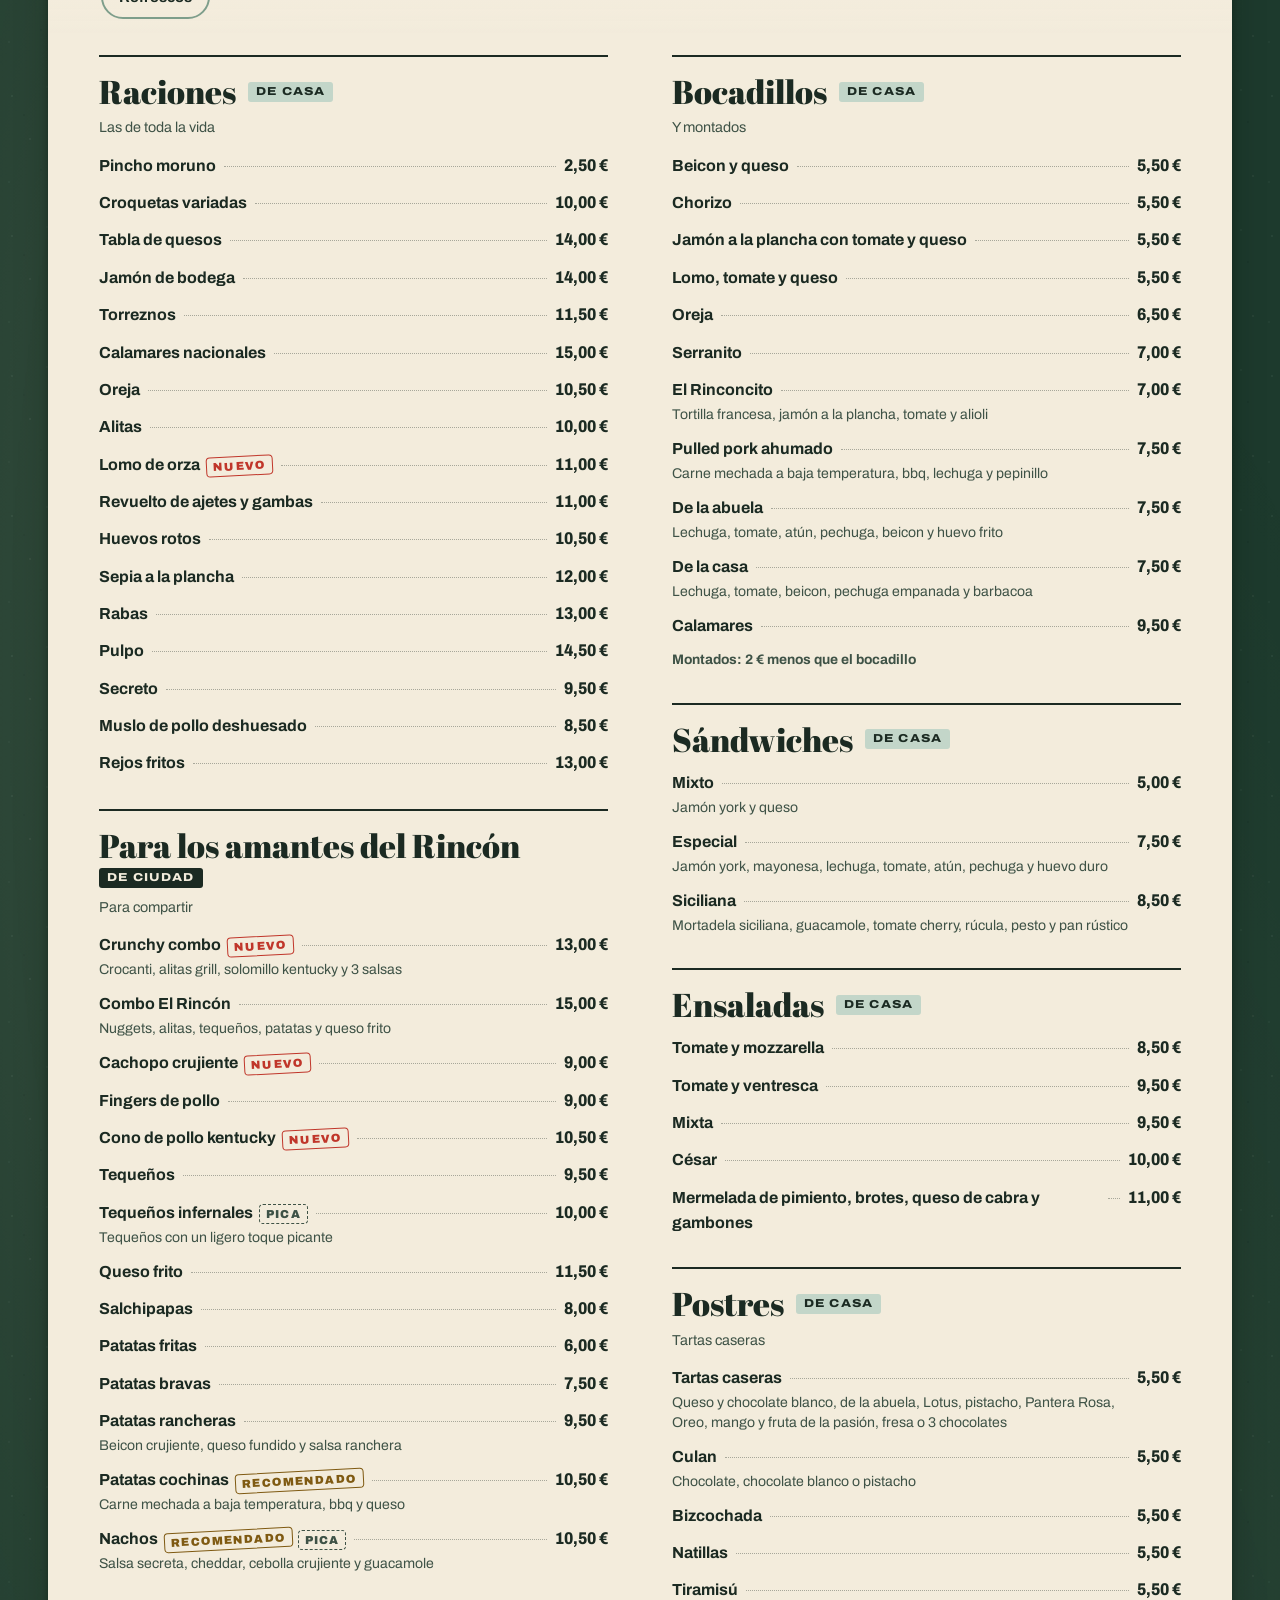
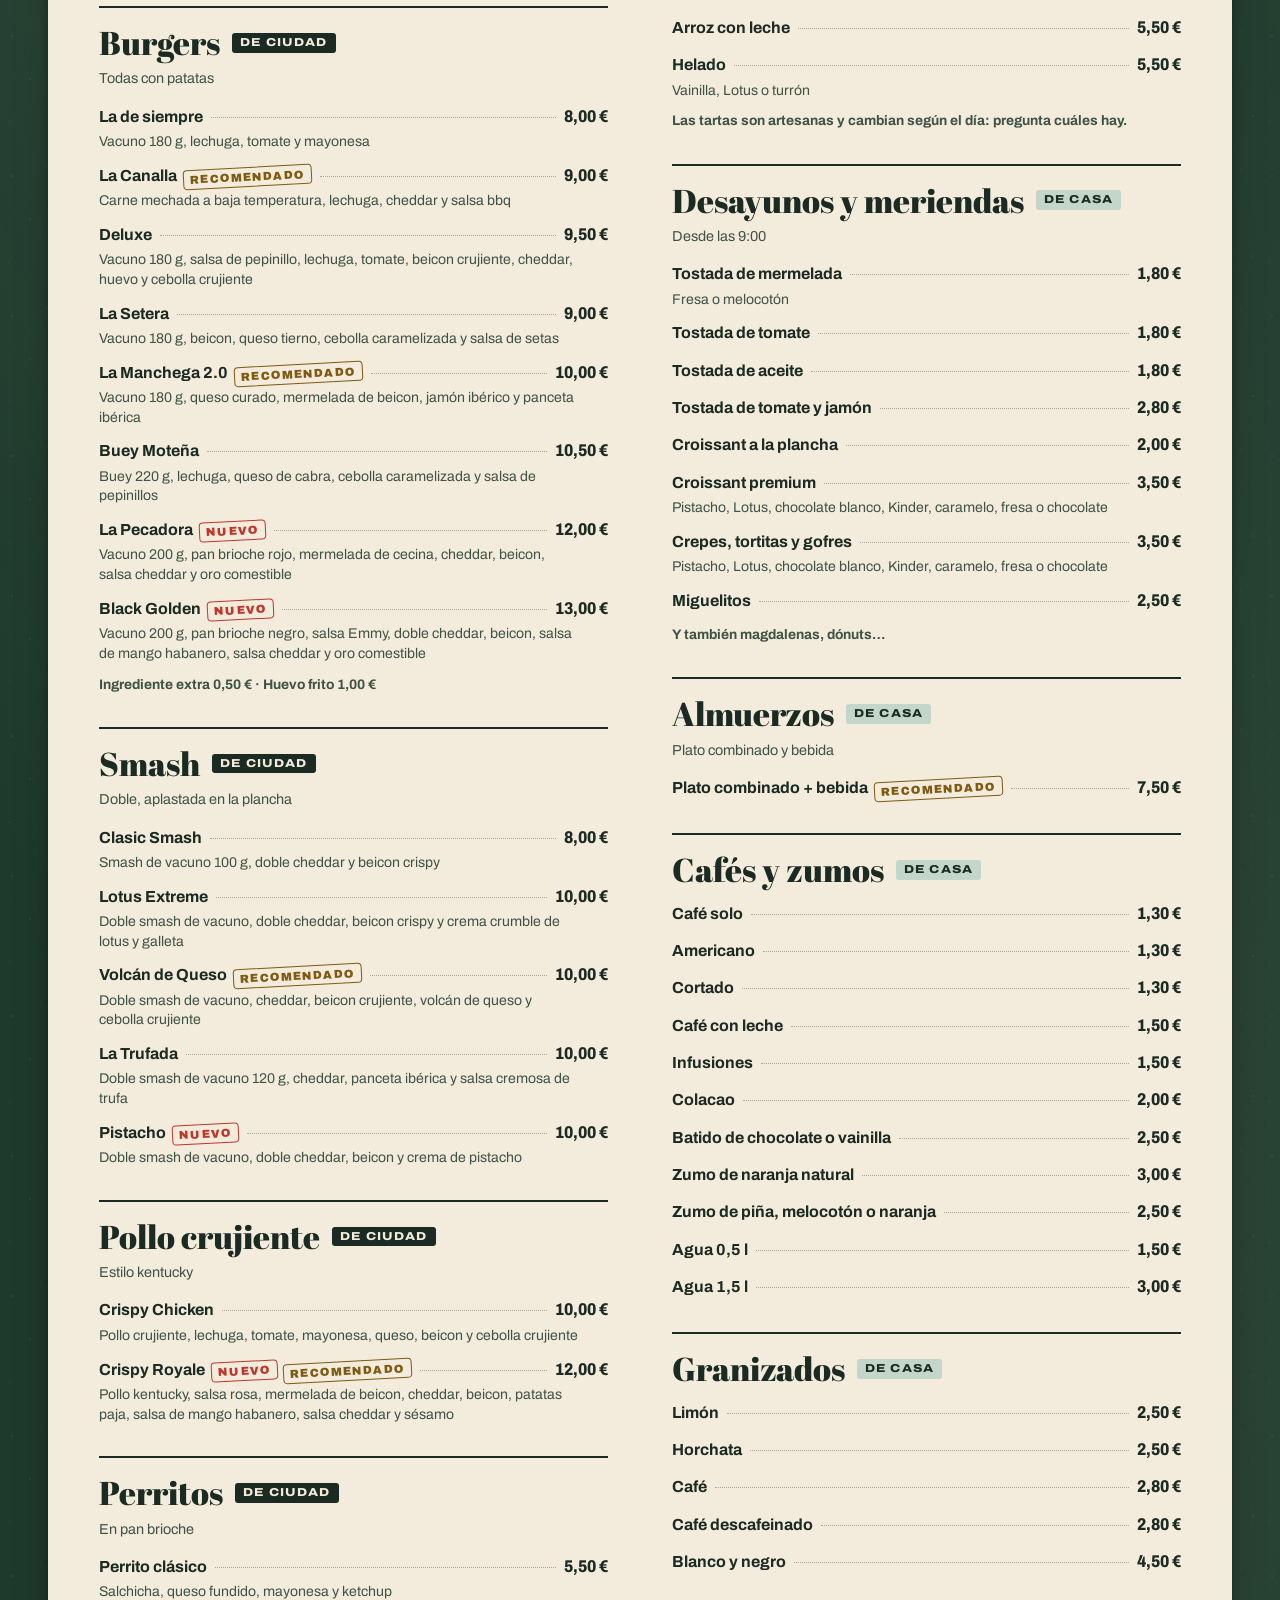
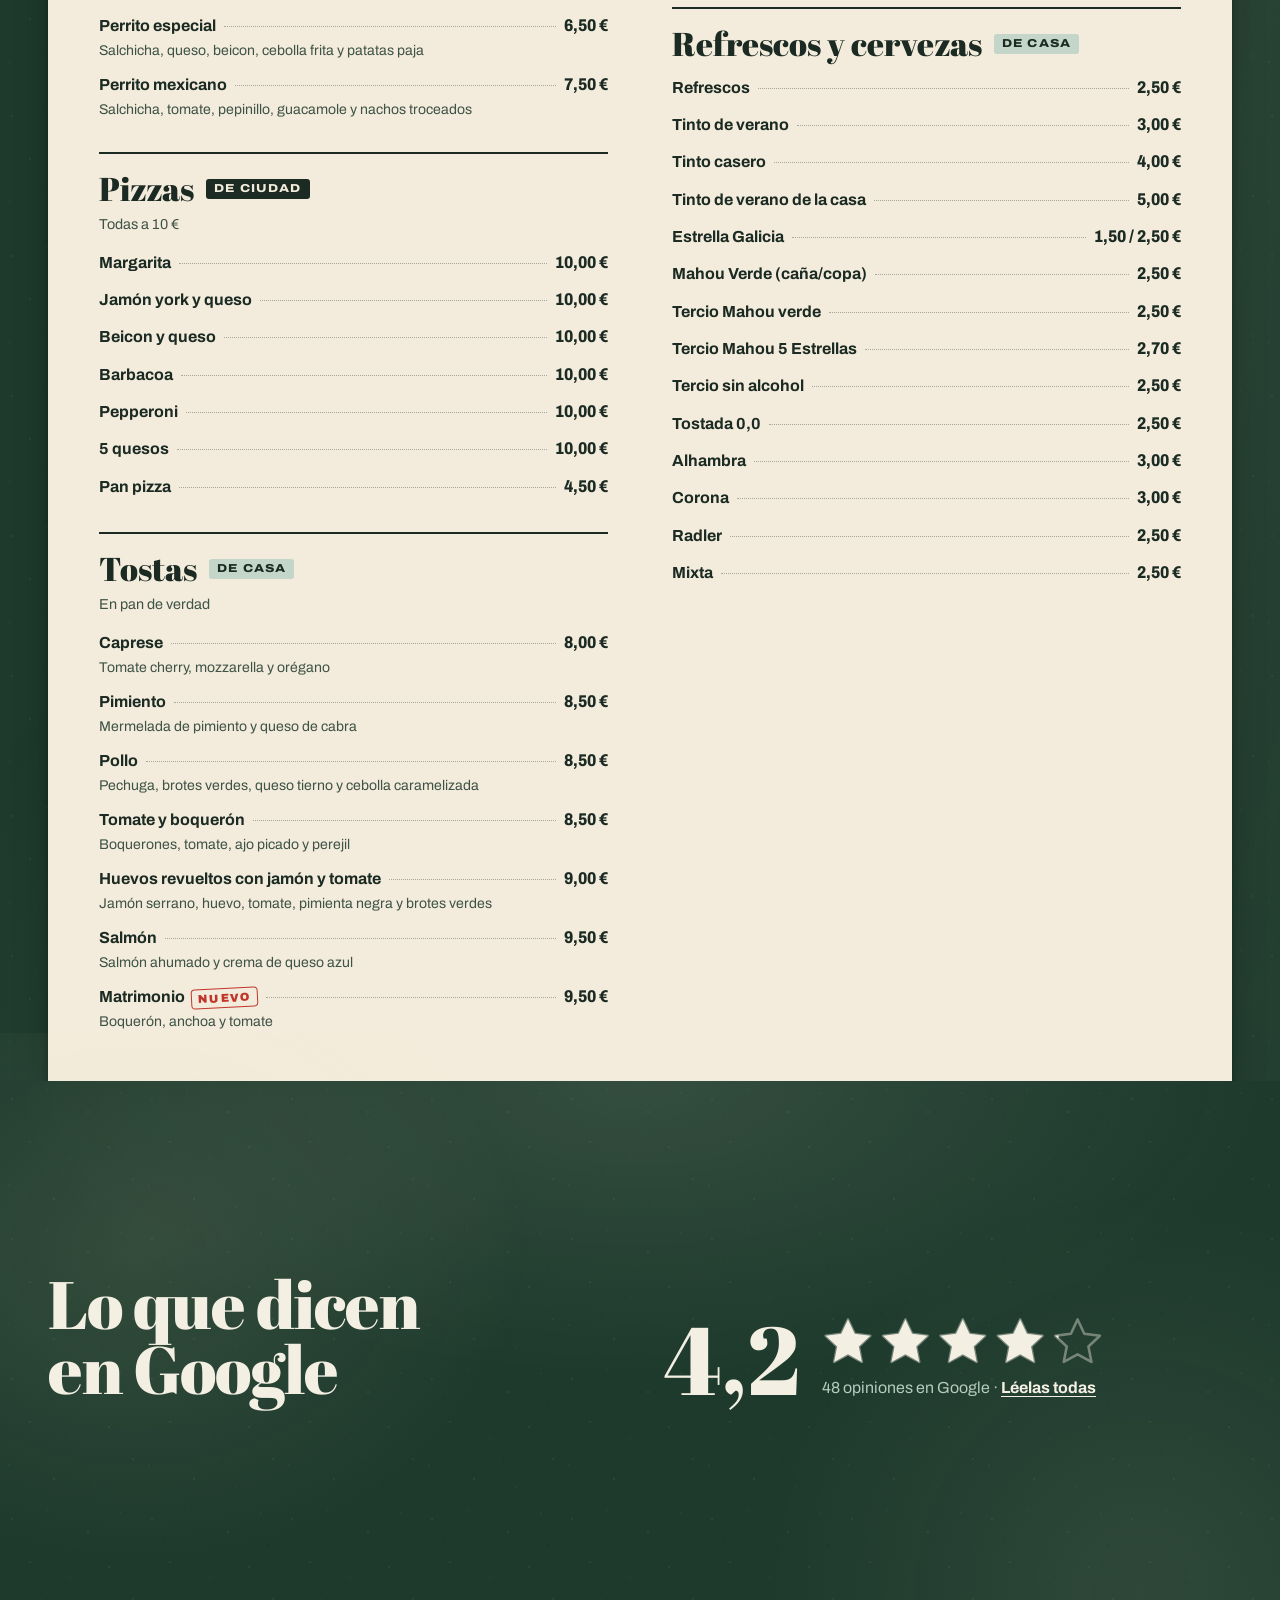
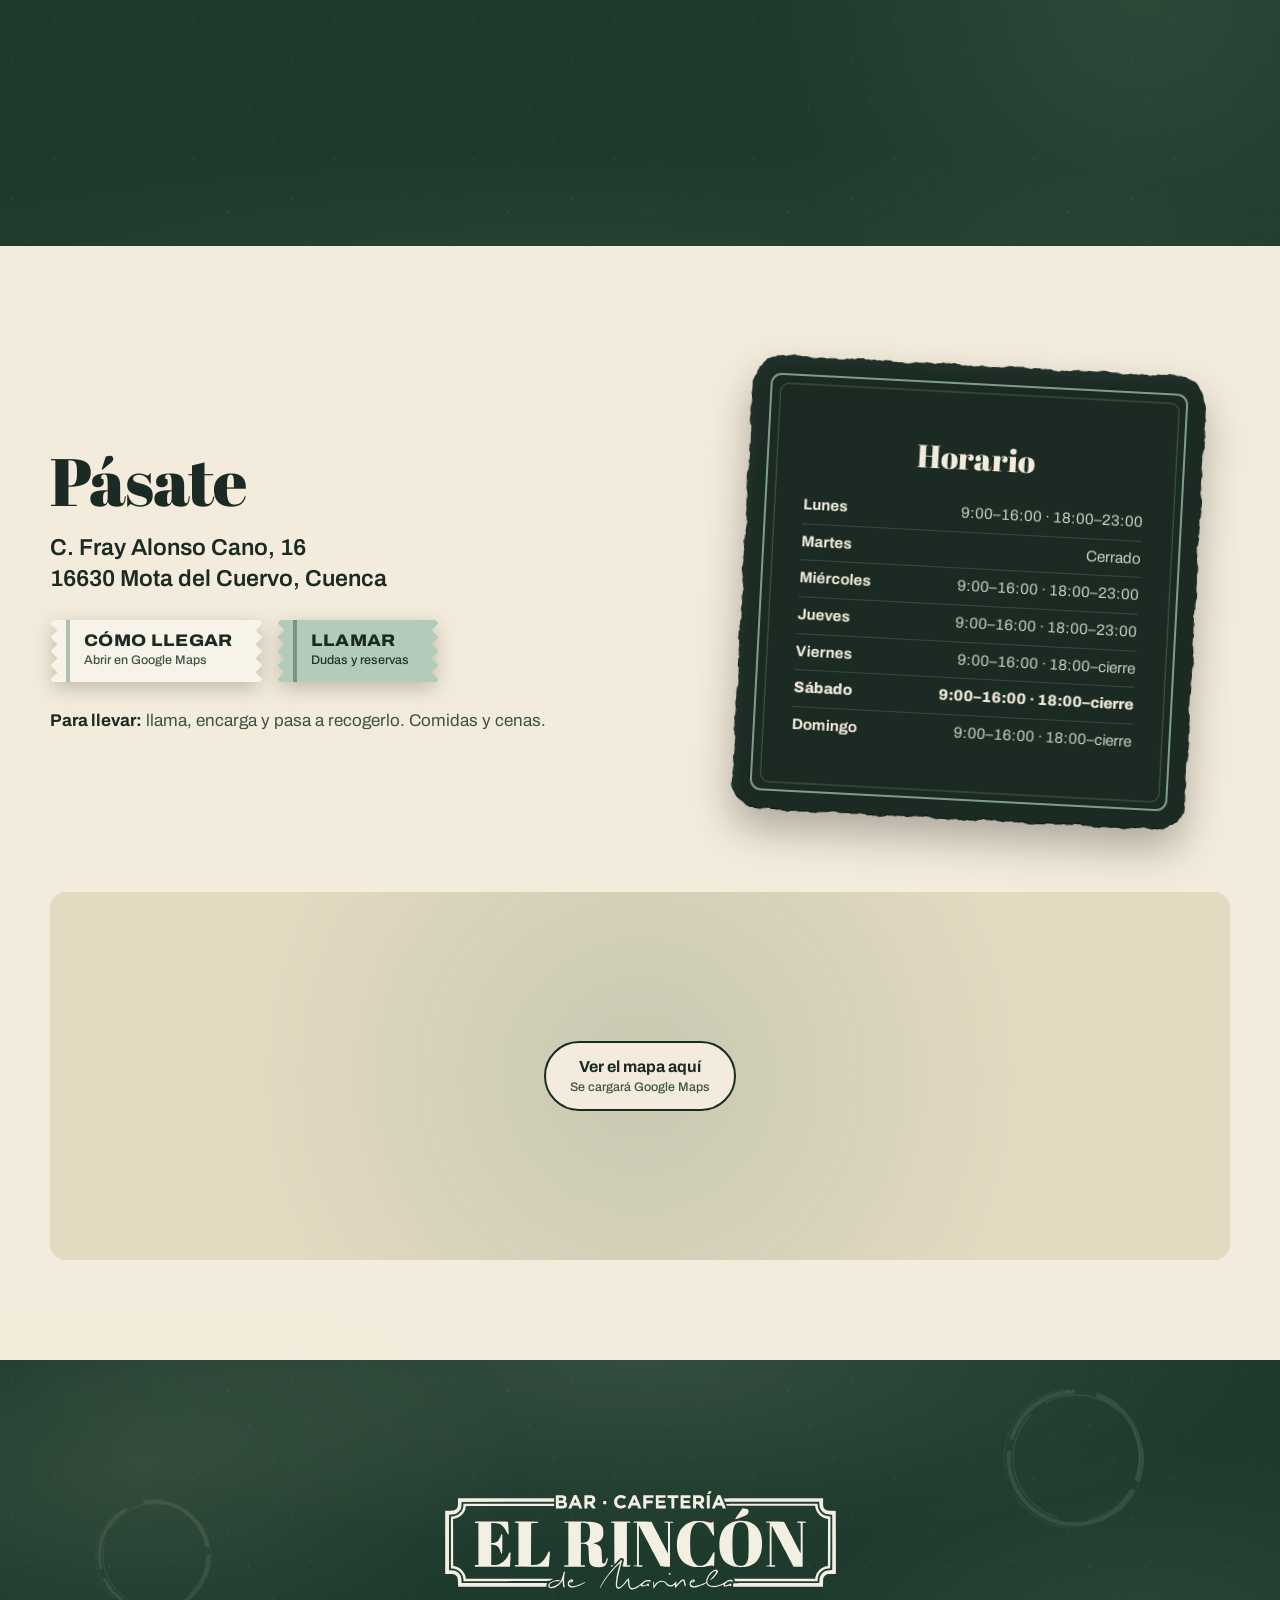
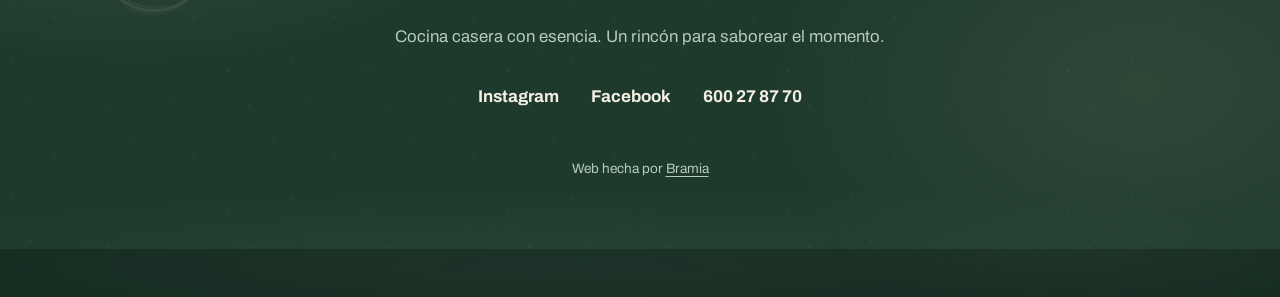
<file: carta/index.html>
<!doctype html>
<html lang="es">
<head>
  <meta charset="utf-8">
  <meta name="viewport" content="width=device-width, initial-scale=1">
  <title>Carta · El Rincón de Marinela</title>
  <meta name="robots" content="noindex">
  <link rel="canonical" href="https://elrincondemarinela.com/#carta">
  <!-- Dirección corta del QR de las mesas. Para cambiar adónde lleva, cambia solo estas dos líneas. -->
  <meta http-equiv="refresh" content="0; url=/?qr#carta">
  <script>location.replace("/?qr#carta");</script>
</head>
<body style="background:#1d3a2d;color:#f4efe3;font-family:system-ui,sans-serif;display:grid;place-items:center;min-height:100vh;margin:0">
  <p><a href="/?qr#carta" style="color:inherit">Ver la carta de El Rincón de Marinela</a></p>
</body>
</html>
</file>
<file: css/styles.css>
/* El Rincón de Marinela: la barra y sus posavasos */

:root {
  /* barra */
  --counter: #1d3a2d;
  --counter-deep: #142a20;
  --on-counter: #f4efe3;
  --on-counter-muted: #b4cbbd;

  /* cartón y tintas */
  --board: #f3ecdc;
  --board-shade: #e4d9c1;
  --board-edge: #cdbf9f;
  --ink: #1b2a22;
  --ink-soft: #3e5246;
  --sage: #7e9e8b;
  --sage-light: #c3d6c9;

  /* ley de tinta: rojo solo dice NUEVO, dorado solo dice RECOMENDADO */
  --nuevo: #c0362a;
  --reco: #7f5a12;

  --display: "Abril Fatface", "Bodoni 72", Didot, serif;
  --sans: "Archivo", system-ui, sans-serif;

  --ease-out: cubic-bezier(0.23, 1, 0.32, 1);
  --ease-flip: cubic-bezier(0.34, 1.32, 0.5, 1);

  --gutter: clamp(16px, 4vw, 48px);
  --shadow-coaster:
    0 1.5px 0 var(--board-edge),
    0 3px 6px -1px rgb(6 18 12 / 0.35),
    0 22px 40px -14px rgb(6 18 12 / 0.6);

  color-scheme: dark;
}

*, *::before, *::after { box-sizing: border-box; }

html {
  overflow-x: clip;
  scroll-behavior: smooth;
  scroll-padding-top: 84px;
  -webkit-text-size-adjust: 100%;
  scrollbar-color: var(--sage) var(--counter-deep);
}

body {
  margin: 0;
  font-family: var(--sans);
  font-size: 1.0625rem;
  line-height: 1.55;
  color: var(--on-counter);
  background: var(--counter-deep);
  -webkit-font-smoothing: antialiased;
  overflow-x: clip;
}

::selection { background: var(--sage-light); color: var(--ink); }
img { max-width: 100%; display: block; }
a { color: inherit; text-underline-offset: 0.2em; text-decoration-thickness: 1px; }

:focus-visible { outline: 3px solid var(--sage-light); outline-offset: 3px; border-radius: 6px; }
.carta :focus-visible, .visita :focus-visible { outline-color: var(--ink); }

.sr-only { position: absolute; width: 1px; height: 1px; overflow: hidden; clip: rect(0 0 0 0); white-space: nowrap; }

.skip {
  position: fixed; top: 8px; left: 8px; z-index: 100;
  padding: 10px 14px; background: var(--board); color: var(--ink);
  border-radius: 8px; transform: translateY(-160%);
  transition: transform 200ms var(--ease-out);
}
.skip:focus { transform: none; }

/* ---------- La barra: formica verde ---------- */

.counter {
  position: relative;
  background-color: var(--counter);
  background-image:
    radial-gradient(ellipse 70% 55% at 50% 0%, rgb(255 246 214 / 0.10), transparent 70%),
    url("data:image/svg+xml,%3Csvg xmlns='http://www.w3.org/2000/svg' width='140' height='140'%3E%3Cg fill='%23e8f0e9' fill-opacity='.07'%3E%3Ccircle cx='12' cy='18' r='1'/%3E%3Ccircle cx='47' cy='9' r='.7'/%3E%3Ccircle cx='88' cy='31' r='1.1'/%3E%3Ccircle cx='121' cy='12' r='.8'/%3E%3Ccircle cx='30' cy='61' r='.9'/%3E%3Ccircle cx='70' cy='77' r='.7'/%3E%3Ccircle cx='109' cy='66' r='1'/%3E%3Ccircle cx='9' cy='104' r='.8'/%3E%3Ccircle cx='54' cy='118' r='1.1'/%3E%3Ccircle cx='96' cy='126' r='.7'/%3E%3Ccircle cx='133' cy='98' r='.9'/%3E%3C/g%3E%3Cg fill='%23081a11' fill-opacity='.18'%3E%3Ccircle cx='24' cy='37' r='1'/%3E%3Ccircle cx='77' cy='50' r='.8'/%3E%3Ccircle cx='128' cy='44' r='1'/%3E%3Ccircle cx='41' cy='92' r='.9'/%3E%3Ccircle cx='83' cy='101' r='1.1'/%3E%3Ccircle cx='118' cy='133' r='.8'/%3E%3C/g%3E%3C/svg%3E");
}

/* ---------- Cabecera ---------- */

.top {
  position: fixed; inset: 0 0 auto 0; z-index: 40;
  display: flex; align-items: center; gap: 24px;
  padding: 14px var(--gutter);
  transition: background-color 300ms ease, box-shadow 300ms ease;
}
.top[data-scrolled] {
  background-color: rgb(20 42 32 / 0.9);
  backdrop-filter: blur(10px) saturate(1.2);
  -webkit-backdrop-filter: blur(10px) saturate(1.2);
  box-shadow: 0 1px 0 rgb(244 239 227 / 0.08);
}
.top__logo { opacity: 0; transform: translateY(-6px); transition: opacity 300ms ease, transform 300ms var(--ease-out); pointer-events: none; }
.top[data-scrolled] .top__logo { opacity: 1; transform: none; pointer-events: auto; }
.top__logo img { height: 40px; width: auto; }
.top__nav { display: flex; gap: 26px; margin-left: auto; font-weight: 600; font-size: 0.95rem; }
.top__nav a { text-decoration: none; opacity: 0.86; transition: opacity 160ms ease; }
.top__nav a:hover { opacity: 1; text-decoration: underline; }

/* ---------- Sobres de azúcar: los botones ---------- */

.sachet {
  --z: 7px;
  position: relative;
  display: inline-grid;
  justify-items: start;
  align-content: center;
  gap: 1px;
  min-height: 56px;
  padding: 11px 30px 12px 34px;
  color: var(--ink);
  background: #f8f3e8;
  text-decoration: none;
  -webkit-mask:
    conic-gradient(from 45deg at left, #0000, #000 1deg 89deg, #0000 90deg) left / 51% calc(var(--z) * 2) repeat-y,
    conic-gradient(from -135deg at right, #0000, #000 1deg 89deg, #0000 90deg) right / 51% calc(var(--z) * 2) repeat-y;
  mask:
    conic-gradient(from 45deg at left, #0000, #000 1deg 89deg, #0000 90deg) left / 51% calc(var(--z) * 2) repeat-y,
    conic-gradient(from -135deg at right, #0000, #000 1deg 89deg, #0000 90deg) right / 51% calc(var(--z) * 2) repeat-y;
  transition: transform 160ms var(--ease-out);
  cursor: pointer;
}
.sachet::before { content: ""; position: absolute; left: 16px; top: 0; bottom: 0; width: 4px; background: var(--stripe, rgb(126 158 139 / 0.6)); }
.sachet-wrap { filter: drop-shadow(0 8px 12px rgb(6 18 12 / 0.35)); display: inline-block; }
.sachet__label {
  font-weight: 800;
  font-size: 1.05rem;
  letter-spacing: 0.02em;
  text-transform: uppercase;
  font-variation-settings: "wdth" 112;
  line-height: 1.15;
}
.sachet__small { font-size: 0.78rem; color: var(--ink-soft); font-weight: 500; }
.sachet--sage { background: #b2cbbb; --stripe: rgb(27 42 34 / 0.35); }
.sachet--sage .sachet__small { color: #22352a; }
.sachet--ghost { background: #2c4e3f; --stripe: rgb(244 239 227 / 0.35); color: var(--on-counter); }
.sachet--ghost .sachet__small { color: var(--on-counter-muted); }
.sachet--small { --z: 5px; min-height: 42px; padding: 9px 22px 9px 28px; }
.sachet--small::before { left: 12px; width: 3px; }
.sachet--small .sachet__label { font-size: 0.88rem; }
.sachet:active { transform: scale(0.97); }
@media (hover: hover) and (pointer: fine) {
  .sachet:hover { transform: translateY(-2px) rotate(-1.2deg); }
  .sachet:active { transform: scale(0.97); }
}

/* ---------- Posavasos ---------- */

.coaster {
  position: relative;
  -webkit-tap-highlight-color: transparent;
  filter: drop-shadow(0 1.5px 0 var(--board-edge)) drop-shadow(0 3px 3px rgb(6 18 12 / 0.3)) drop-shadow(0 18px 18px rgb(6 18 12 / 0.38));
  transition: filter 240ms ease;
}
.coaster__drop { perspective: 1100px; }
.coaster__tilt { transform-style: preserve-3d; }
.coaster__inner {
  position: relative;
  width: 100%;
  aspect-ratio: 1;
  transform-style: preserve-3d;
  transition: transform 780ms var(--ease-flip);
}
.coaster.is-flipped .coaster__inner { transform: rotateY(180deg); }

.face {
  position: absolute; inset: 0;
  display: grid; place-items: center;
  backface-visibility: hidden;
  -webkit-backface-visibility: hidden;
  color: var(--ink);
  background-color: var(--board);
  box-shadow: inset -14px -18px 40px -10px rgb(0 0 0 / 0.07), inset 12px 14px 30px -12px rgb(255 253 246 / 0.9);
  -webkit-mask: url("../assets/mask-redondo.svg") center / 100% 100% no-repeat;
  mask: url("../assets/mask-redondo.svg") center / 100% 100% no-repeat;
  overflow: hidden;
}
.face--back { transform: rotateY(180deg); }
.coaster--round .face { border-radius: 50%; }
.coaster--square .face { border-radius: 16px; -webkit-mask-image: url("../assets/mask-cuadrado.svg"); mask-image: url("../assets/mask-cuadrado.svg"); }

/* anillos impresos: el color vive en el borde */
.face::before, .face::after {
  content: "";
  position: absolute;
  border-radius: inherit;
  pointer-events: none;
}
.face::before { inset: 4.5%; border: 2px solid var(--sage); }
.face::after { inset: 6.6%; border: 1px solid rgb(126 158 139 / 0.55); translate: 0.8px 0.5px; }
/* desgaste: zona rozada del cartón */
.face--front { background-image: radial-gradient(ellipse 30% 22% at 76% 70%, rgb(205 191 159 / 0.28), transparent 70%), radial-gradient(ellipse 18% 12% at 22% 84%, rgb(205 191 159 / 0.2), transparent 70%); }
.face__body .ticket { margin-top: 7px; }
.coaster--square .face::before { border-radius: 11px; }
.coaster--square .face::after { border-radius: 9px; }
.coaster[data-origen="ciudad"] .face::before { border-color: var(--ink); border-width: 3px; }

.face__body {
  position: relative;
  z-index: 1;
  display: grid;
  justify-items: center;
  text-align: center;
  padding: 18%;
  gap: 4px;
}

.rim {
  position: absolute; inset: 0;
  width: 100%; height: 100%;
  fill: var(--ink-soft);
  font-family: var(--sans);
  font-size: 9.4px;
  font-weight: 700;
  letter-spacing: 0.06em;
  transform: rotate(var(--rim, 0deg));
  pointer-events: none;
}

.coaster__turn {
  position: absolute;
  left: 50%; bottom: -20px;
  z-index: 3;
  translate: -50% 0;
  font: 800 0.82rem/1 var(--sans);
  font-variation-settings: "wdth" 110;
  letter-spacing: 0.05em;
  text-transform: uppercase;
  color: var(--ink);
  background: var(--sage-light);
  border: 0;
  border-radius: 999px;
  padding: 12px 18px;
  min-height: 44px;
  white-space: nowrap;
  cursor: pointer;
  box-shadow: 0 8px 18px -6px rgb(6 18 12 / 0.6);
  transition: transform 160ms var(--ease-out), background-color 200ms ease;
}
.coaster__turn:active { transform: scale(0.97); }
@media (hover: hover) and (pointer: fine) { .coaster__turn:hover { background: #d6e5da; } }

/* ---------- Primera pantalla ---------- */

.hero {
  min-height: 100svh;
  padding: 88px var(--gutter) 80px;
  display: grid;
  align-content: start;
  gap: clamp(16px, 2.5vw, 34px);
  overflow: hidden;
}
.hero__sign { display: grid; place-items: center; }
.hero__logo { width: clamp(250px, 38vw, 580px); height: auto; filter: drop-shadow(0 6px 18px rgb(0 0 0 / 0.35)); }
.hero__grid {
  display: grid;
  grid-template-columns: minmax(0, 1fr) minmax(0, 1.05fr);
  align-items: center;
  gap: clamp(24px, 4vw, 64px);
  max-width: 1280px;
  width: 100%;
  margin: 0 auto;
}
.hero__title {
  margin: 0;
  font-family: var(--display);
  font-weight: 400;
  font-size: clamp(2.7rem, 6vw, 5.6rem);
  line-height: 0.98;
  letter-spacing: -0.015em;
}
.hero__title .line { display: block; padding-bottom: 0.06em; }
.hero__title .line + .line { color: var(--sage-light); }
.hero__lead { margin: 22px 0 0; max-width: 36ch; font-size: clamp(1.05rem, 1.4vw, 1.2rem); color: var(--on-counter-muted); }
.hero__actions { display: flex; flex-wrap: wrap; gap: 14px 16px; margin-top: 30px; }
@media (min-width: 1200px) { .hero__actions { flex-wrap: nowrap; gap: 12px; } .hero__actions .sachet { padding-inline: 30px 22px; } }

.hero__table { position: relative; min-height: clamp(470px, 44vw, 620px); }
.coaster--menu {
  position: absolute;
  width: min(470px, 82%);
  left: 50%; top: 48%;
  translate: -46% -50%;
  rotate: -4deg;
  z-index: 2;
}
.coaster--hours { position: absolute; width: clamp(150px, 15vw, 196px); left: 0; top: 2%; rotate: -9deg; z-index: 3; }
.coaster--google { position: absolute; width: clamp(116px, 11vw, 150px); right: -1%; bottom: 14%; rotate: 11deg; z-index: 3; }

.menu__day { margin-top: 8px !important; }
.menu__day {
  margin: 0;
  font-weight: 800;
  font-size: 0.82rem;
  letter-spacing: 0.14em;
  text-transform: uppercase;
  font-variation-settings: "wdth" 120;
  color: var(--ink-soft);
}
.menu__title {
  margin: 2px 0 0;
  font-family: var(--display);
  font-weight: 400;
  font-size: clamp(2.6rem, 5.2vw, 4.3rem);
  line-height: 0.92;
  letter-spacing: -0.01em;
}
.menu__price { margin: 10px 0 0; font-weight: 900; font-size: 1.5rem; font-variation-settings: "wdth" 80; font-variant-numeric: tabular-nums; }
.menu__inc { margin: 8px 0 0; font-size: 0.92rem; color: var(--ink-soft); max-width: 22ch; line-height: 1.35; text-wrap: balance; }

.face__body--list { padding: 16% 17%; align-content: center; gap: 1px; width: 100%; }
.menu__group {
  margin: 7px 0 2px;
  font-weight: 800;
  font-size: max(0.7em, 0.66rem);
  letter-spacing: 0.16em;
  text-transform: uppercase;
  color: #4f735f;
  font-variation-settings: "wdth" 120;
}
.face__body--list { font-size: calc(clamp(0.84rem, 1.15vw, 0.98rem) * var(--fit, 1)); }
.menu__dishes { margin: 0; display: grid; gap: 1px; }
.menu__dish { font-weight: 600; font-size: 1em; line-height: 1.32; }
.is-inline .menu__dishes { display: block; line-height: 1.38; text-wrap: balance; }
.is-inline .menu__dish { display: inline; }
.face__body--list.is-scroll {
  max-height: 76%;
  overflow-y: auto;
  overscroll-behavior: contain;
  scrollbar-width: none;
  align-content: start;
  padding-block: 18px;
  -webkit-mask: linear-gradient(transparent, #000 14%, #000 86%, transparent);
  mask: linear-gradient(transparent, #000 14%, #000 86%, transparent);
}
.face__body--list.is-scroll::-webkit-scrollbar { display: none; }
.is-inline .menu__dish + .menu__dish::before { content: " · "; color: var(--sage); font-weight: 800; }
.menu__foot { margin: 8px 0 0; font-size: max(0.82em, 0.72rem); color: var(--ink-soft); }
.menu__empty { margin: 0; font-size: 0.98rem; line-height: 1.4; max-width: 23ch; }
.menu__empty strong { display: block; font-family: var(--display); font-weight: 400; font-size: 1.7rem; line-height: 1; margin-bottom: 8px; }
.menu__empty a { font-weight: 800; }
.menu__loading { margin: 0; color: var(--ink-soft); }

.hours__stamp {
  margin: 0;
  font-weight: 900;
  font-size: 1rem;
  letter-spacing: 0.06em;
  text-transform: uppercase;
  font-variation-settings: "wdth" 90;
  padding: 4px 10px;
  border: 2.5px solid currentColor;
  border-radius: 6px;
  rotate: -6deg;
}
.hours__stamp[data-state="open"] { color: #2c6646; }
.hours__stamp[data-state="closed"] { color: var(--ink-soft); }
.hours__today { margin: 10px 0 0; font-size: 0.84rem; line-height: 1.34; text-wrap: balance; font-weight: 600; }
.hours__link { margin-top: 6px; font-size: 0.76rem; font-weight: 700; color: var(--ink-soft); }
.coaster--hours .face__body { padding: 15%; }

.google__score { margin: 0; font-family: var(--display); font-size: clamp(2rem, 3vw, 2.6rem); line-height: 1; }
.google__label { margin: 4px 0 0; font-size: 0.72rem; line-height: 1.32; font-weight: 700; color: var(--ink-soft); }
.coaster--small .face__body { padding: 14%; }

/* ---------- Secciones sobre la barra ---------- */

.section-head {
  max-width: 1280px;
  margin: 0 auto;
  display: grid;
  grid-template-columns: minmax(0, 1fr) minmax(0, 1fr);
  gap: 14px 48px;
  align-items: end;
}
.section-title {
  margin: 0;
  font-family: var(--display);
  font-weight: 400;
  font-size: clamp(2.4rem, 5.2vw, 4.6rem);
  line-height: 0.98;
  letter-spacing: -0.015em;
}
.section-title--ink { color: var(--ink); }
.section-lead { margin: 0; max-width: 46ch; color: var(--on-counter-muted); font-size: 1.1rem; }
.link-light { color: var(--on-counter); font-weight: 700; }

.barra { padding: clamp(80px, 11vw, 150px) var(--gutter) clamp(70px, 9vw, 120px); }
.barra__hint {
  grid-column: 2;
  margin: 0;
  font-size: 0.82rem;
  font-weight: 800;
  letter-spacing: 0.05em;
  text-transform: uppercase;
  color: var(--sage-light);
  font-variation-settings: "wdth" 110;
}
.barra__field {
  position: relative;
  max-width: 1280px;
  margin: clamp(32px, 5vw, 56px) auto 0;
  height: clamp(620px, 54vw, 720px);
}
.barra__field .coaster {
  position: absolute;
  width: clamp(200px, 19vw, 250px);
  touch-action: none;
  cursor: grab;
  user-select: none;
  -webkit-user-select: none;
}
.barra__field .coaster.is-dragging { cursor: grabbing; z-index: 30; }
.barra__field .coaster.is-dragging { filter: drop-shadow(0 1.5px 0 var(--board-edge)) drop-shadow(0 8px 8px rgb(6 18 12 / 0.3)) drop-shadow(0 40px 34px rgb(6 18 12 / 0.5)); }
.coaster__hit {
  position: absolute; inset: 0; z-index: 2;
  border: 0; padding: 0; margin: 0;
  background: transparent;
  border-radius: 50%;
  cursor: inherit;
}
.coaster--square .coaster__hit { border-radius: 16px; }
.coaster .pc__link {
  position: absolute; left: 50%; bottom: 17%; z-index: 3;
  translate: -50% 0;
  padding: 8px 12px;
  white-space: nowrap;
  opacity: 0; pointer-events: none;
  transition: opacity 200ms ease;
}
.coaster.is-flipped .pc__link { opacity: 1; pointer-events: auto; transition-delay: 380ms; }
.barra__field .face--back .face__body { padding-bottom: 26%; }

.pc__title { margin: 0; font-family: var(--display); font-weight: 400; font-size: clamp(1.7rem, 2.4vw, 2.1rem); line-height: 0.95; }
.pc__from {
  margin: 6px 0 0;
  font-weight: 800;
  font-size: 0.8rem;
  letter-spacing: 0.08em;
  text-transform: uppercase;
  font-variation-settings: "wdth" 115;
  font-variant-numeric: tabular-nums;
  color: var(--ink-soft);
}
.pc__back { margin: 0; font-size: 0.9rem; line-height: 1.35; font-weight: 500; }
.pc__link { margin-top: 8px; font-weight: 800; font-size: 0.78rem; letter-spacing: 0.06em; text-transform: uppercase; color: var(--ink); }
.pc__photo { position: absolute; inset: 0; width: 100%; height: 100%; object-fit: cover; }
.has-photo .face--front .face__body { align-self: end; gap: 0; margin-bottom: 11%; padding: 5px 12px 6px; background: var(--board); border-radius: 8px; box-shadow: 0 4px 10px -4px rgb(6 18 12 / 0.4); }
.has-photo .face--front .ticket { display: none; }
.has-photo .face--front .pc__title { font-size: clamp(1.15rem, 1.5vw, 1.35rem); }
.has-photo .face--front .pc__from { margin-top: 2px; font-size: 0.68rem; }
.has-photo .face--front .rim { display: none; }

/* tickets de origen */
.ticket {
  display: inline-block;
  font-weight: 800;
  font-size: 0.72rem;
  letter-spacing: 0.1em;
  text-transform: uppercase;
  font-variation-settings: "wdth" 118;
  padding: 3px 8px;
  border-radius: 3px;
  line-height: 1.2;
}
.ticket--casa { color: var(--ink); background: var(--sage-light); }
.ticket--ciudad { color: var(--board); background: var(--ink); }

/* sellos: ley de tinta */
.tag {
  display: inline-block;
  font-weight: 900;
  font-size: 0.72rem;
  letter-spacing: 0.1em;
  text-transform: uppercase;
  padding: 2px 6px;
  border: 1.5px solid currentColor;
  border-radius: 4px;
  rotate: -3deg;
  line-height: 1.25;
  vertical-align: 0.15em;
  white-space: nowrap;
}
.tag--nuevo { color: var(--nuevo); }
.tag--reco { color: var(--reco); }
.tag--pica { color: var(--ink-soft); border-style: dashed; rotate: 0deg; }

/* ---------- La carta: la hoja sobre la barra ---------- */

.carta-zone { padding: 0 var(--gutter); }
.carta {
  position: relative;
  z-index: 2;
  max-width: 1320px;
  margin: 0 auto;
  padding: clamp(36px, 5vw, 72px) clamp(20px, 4vw, 64px) clamp(40px, 6vw, 80px);
  color: var(--ink);
  background-color: var(--board);
  border-radius: 16px;
  box-shadow: var(--shadow-coaster);
}
.carta__head { display: grid; grid-template-columns: auto 1fr; gap: 10px 40px; align-items: end; }
.carta__lead { margin: 0; max-width: 44ch; color: var(--ink-soft); }
.carta__legend { grid-column: 1 / -1; display: flex; flex-wrap: wrap; gap: 10px; margin: 10px 0 0; align-items: center; }

.rack {
  position: sticky;
  top: 66px;
  z-index: 5;
  margin: 26px calc(clamp(20px, 4vw, 64px) * -1) 0;
  padding: 8px clamp(20px, 4vw, 64px) 0;
  background: linear-gradient(180deg, var(--board) 80%, rgb(243 236 220 / 0));
}
.rack__track { display: flex; gap: 10px; overflow-x: auto; scrollbar-width: none; padding: 6px 2px 14px; scroll-snap-type: x proximity; }
.rack__track::-webkit-scrollbar { display: none; }
@media (min-width: 961px) { .rack__track { flex-wrap: wrap; overflow: visible; } }
@media (max-width: 960px) { .rack__track { -webkit-mask: linear-gradient(90deg, #000 85%, transparent); mask: linear-gradient(90deg, #000 85%, transparent); } }
.chip {
  flex: none;
  scroll-snap-align: start;
  font: 700 0.92rem/1 var(--sans);
  color: var(--ink);
  background: transparent;
  border: 2px solid var(--sage);
  border-radius: 999px;
  padding: 11px 16px;
  min-height: 44px;
  cursor: pointer;
  transition: background-color 200ms ease, color 200ms ease, border-color 200ms ease, transform 160ms var(--ease-out);
}
.chip:active { transform: scale(0.96); }
.chip[aria-pressed="true"] { background: var(--ink); border-color: var(--ink); color: var(--board); }
@media (hover: hover) and (pointer: fine) { .chip:hover:not([aria-pressed="true"]) { background: rgb(126 158 139 / 0.18); } }

.carta__list { margin-top: 22px; columns: 2 380px; column-gap: clamp(32px, 5vw, 72px); }
.cat {
  break-inside: avoid;
  padding: 18px 0 32px;
  border-top: 2px solid var(--ink);
  transition: opacity 360ms var(--ease-out), filter 360ms var(--ease-out);
}
.carta[data-active] .cat:not(.is-active) { opacity: 0.22; filter: saturate(0.4); }
.cat__head { display: flex; flex-wrap: wrap; align-items: center; gap: 6px 12px; }
.cat__title { margin: 0; font-family: var(--display); font-weight: 400; font-size: clamp(1.8rem, 2.6vw, 2.3rem); line-height: 1; }
.cat__sub { width: 100%; margin: 2px 0 0; font-size: 0.9rem; color: var(--ink-soft); }
.cat__note { margin: 10px 0 0; font-size: 0.86rem; font-weight: 700; color: var(--ink-soft); }
.cat__items { list-style: none; margin: 14px 0 0; padding: 0; display: grid; gap: 11px; }
.dish__row { display: flex; align-items: baseline; gap: 8px; }
.dish__name { font-weight: 700; font-size: 1rem; }
.dish__tags { display: inline-flex; gap: 5px; margin-left: 6px; }
.dish__dots { flex: 1; min-width: 12px; border-bottom: 1.5px dotted rgb(27 42 34 / 0.35); translate: 0 -4px; }
.dish__price { font-weight: 800; font-variant-numeric: tabular-nums; font-variation-settings: "wdth" 85; white-space: nowrap; }
.dish__desc { margin: 2px 0 0; font-size: 0.88rem; color: var(--ink-soft); line-height: 1.4; max-width: 60ch; }

/* ---------- Opiniones: servilletas ---------- */

.opiniones { margin-top: -60px; padding: clamp(130px, 15vw, 190px) var(--gutter) clamp(70px, 9vw, 120px); }
.napkins {
  max-width: 1280px;
  margin: clamp(32px, 5vw, 56px) auto 0;
  display: grid;
  grid-template-columns: repeat(auto-fit, minmax(min(100%, 210px), 1fr));
  gap: clamp(18px, 2.5vw, 30px);
  align-items: start;
}
.napkin {
  position: relative;
  margin: 0;
  padding: 30px 26px 24px;
  color: var(--ink);
  background:
    linear-gradient(90deg, transparent calc(50% - 1px), rgb(0 0 0 / 0.045) 50%, transparent calc(50% + 1px)),
    linear-gradient(0deg, transparent calc(50% - 1px), rgb(0 0 0 / 0.04) 50%, transparent calc(50% + 1px)),
    #fbfaf6;
  border-radius: 4px;
  box-shadow: 0 2px 4px rgb(6 18 12 / 0.25), 0 18px 30px -16px rgb(6 18 12 / 0.55);
  rotate: var(--r, 0deg);
}
.napkin::before { content: ""; position: absolute; inset: 8px; border: 1px dashed rgb(126 158 139 / 0.7); border-radius: 2px; pointer-events: none; }
.napkin blockquote { margin: 0; font-size: 1.02rem; line-height: 1.45; font-weight: 500; }
.napkin figcaption { margin-top: 12px; font-size: 0.76rem; font-weight: 800; letter-spacing: 0.08em; text-transform: uppercase; color: var(--ink-soft); }
.napkin__stars { display: flex; gap: 3px; margin-bottom: 10px; color: var(--ink); }
.napkin__stars svg { width: 14px; height: 14px; }

/* ---------- Visita ---------- */

.visita { position: relative; color: var(--ink); background: var(--board); padding: clamp(70px, 9vw, 120px) var(--gutter) clamp(60px, 8vw, 100px); }
.visita__grid {
  max-width: 1180px;
  margin: 0 auto;
  display: grid;
  grid-template-columns: minmax(0, 1fr) minmax(0, 0.9fr);
  gap: clamp(40px, 6vw, 96px);
  align-items: center;
}
.visita__addr { margin: 18px 0 0; font-size: clamp(1.15rem, 1.8vw, 1.45rem); font-weight: 600; line-height: 1.35; }
.visita__actions { display: flex; flex-wrap: wrap; gap: 14px; margin-top: 26px; }
.visita .sachet::before { content: ""; position: absolute; left: 16px; top: 0; bottom: 0; width: 4px; background: var(--stripe, rgb(126 158 139 / 0.6)); }
.sachet-wrap { filter: drop-shadow(0 6px 10px rgb(60 50 30 / 0.28)); }
.visita__notes { margin: 26px 0 0; padding: 0; list-style: none; display: grid; gap: 8px; color: var(--ink-soft); }
.visita__notes strong { color: var(--ink); }

.coaster--timetable { width: min(100%, 460px); justify-self: center; rotate: 3deg; }
.coaster--timetable { filter: drop-shadow(0 1.5px 0 #0c1611) drop-shadow(0 20px 20px rgb(0 0 0 / 0.28)); }
.coaster--timetable .face { background: var(--ink); color: var(--board); box-shadow: inset 12px 14px 30px -12px rgb(255 255 255 / 0.06); }
.coaster--timetable .face::after { border-color: rgb(126 158 139 / 0.45); }
.coaster--timetable .face__body { padding: 13%; width: 100%; }
.timetable__title { margin: 0 0 10px; font-family: var(--display); font-weight: 400; font-size: 2rem; }
.timetable { width: 100%; border-collapse: collapse; font-size: 0.95rem; font-variant-numeric: tabular-nums; }
.timetable th { text-align: left; font-weight: 700; padding: 6px 0; }
.timetable td { text-align: right; padding: 6px 0; color: var(--sage-light); }
.timetable tr + tr { border-top: 1px solid rgb(195 214 201 / 0.18); }
.timetable tr.is-today th, .timetable tr.is-today td { color: var(--board); font-weight: 800; }

.mapa {
  max-width: 1180px;
  margin: clamp(40px, 6vw, 70px) auto 0;
  aspect-ratio: 16 / 5;
  border-radius: 16px;
  overflow: hidden;
  background: radial-gradient(circle at 50% 50%, rgb(126 158 139 / 0.28), transparent 62%), var(--board-shade);
  display: grid;
  place-items: center;
}
.mapa iframe { width: 100%; height: 100%; border: 0; display: block; }
.mapa__load {
  display: grid; gap: 4px; justify-items: center;
  font: 700 1rem/1.2 var(--sans);
  color: var(--ink);
  background: var(--board);
  border: 2px solid var(--ink);
  border-radius: 999px;
  padding: 14px 24px;
  cursor: pointer;
  transition: transform 160ms var(--ease-out), background-color 200ms ease;
}
.mapa__load small { font-weight: 500; font-size: 0.78rem; color: var(--ink-soft); }
.mapa__load:active { transform: scale(0.97); }
@media (hover: hover) and (pointer: fine) { .mapa__load:hover { background: #fffdf6; } }

/* ---------- Pie ---------- */

.foot { padding: clamp(70px, 9vw, 120px) var(--gutter) 70px; display: grid; justify-items: center; text-align: center; gap: 18px; }
.foot__logo { width: clamp(240px, 34vw, 500px); height: auto; }
.foot__tag { margin: 0; color: var(--on-counter-muted); font-size: 1.05rem; }
.foot__links { display: flex; flex-wrap: wrap; justify-content: center; gap: 10px 28px; list-style: none; margin: 8px 0 0; padding: 0; font-weight: 700; }
.foot__links a { text-decoration: none; display: inline-block; padding: 8px 2px; }
.foot__links a:hover { text-decoration: underline; }
.foot__credit { margin: 22px 0 0; font-size: 0.85rem; color: var(--on-counter-muted); }

.dock { display: none; }

/* ---------- Movimiento reducido ---------- */

@media (prefers-reduced-motion: reduce) {
  html { scroll-behavior: auto; }
  .coaster__inner { transition: none; }
  .coaster .face { transition: opacity 240ms ease; }
  .coaster.is-flipped .coaster__inner { transform: none; }
  .coaster .face--back { transform: none; opacity: 0; }
  .coaster.is-flipped .face--front { opacity: 0; }
  .coaster.is-flipped .face--back { opacity: 1; }
}

/* ---------- Responsive ---------- */

@media (max-width: 960px) {
  .hero__grid { grid-template-columns: 1fr; }
  .hero__copy { display: contents; }
  .hero__title { order: 1; text-align: center; }
  .hero__table { order: 2; min-height: 0; display: grid; grid-template-columns: 1fr 1fr; gap: 26px 18px; padding: 6px 0 10px; }
  .hero__lead { order: 3; margin: 4px auto 0; text-align: center; }
  .hero__actions { order: 4; justify-content: center; margin-top: 6px; }
  .coaster--menu { position: relative; grid-column: 1 / -1; width: min(420px, 86vw); left: auto; top: auto; translate: none; justify-self: center; margin-bottom: 22px; }
  .coaster--hours { position: relative; width: min(170px, 40vw); left: auto; top: auto; justify-self: end; }
  .coaster--google { position: relative; width: min(136px, 32vw); right: auto; bottom: auto; justify-self: start; align-self: center; }
  .section-head { grid-template-columns: 1fr; }
  .barra__hint { grid-column: 1; }
  .visita__grid { grid-template-columns: 1fr; }
}

@media (max-width: 760px) {
  body { padding-bottom: calc(72px + env(safe-area-inset-bottom)); }
  .top__nav, .top > .sachet-wrap { display: none; }
  .top { padding-block: 10px; }
  .top__logo img { height: 34px; }
  .hero { padding-top: 60px; padding-bottom: 56px; }
  .hero__actions .sachet-wrap:last-child { display: none; }
  .barra__field .rim { display: none; }
  .dock__btn { text-align: center; line-height: 1.15; }
  .barra__field { height: auto; display: grid; grid-template-columns: 1fr 1fr; gap: 26px 14px; }
  .barra__field .coaster { position: relative; width: 100%; left: auto !important; top: auto !important; touch-action: manipulation; cursor: pointer; }
  .barra__field .coaster:nth-child(even) { translate: 0 22px; }
  .pc__title { font-size: 1.4rem; }
  .pc__back { font-size: 0.78rem; }
  .pc__link { font-size: 0.7rem; }
  .face__body { padding: 15%; }
  .carta-zone { padding: 0 10px; }
  .carta { border-radius: 14px; }
  .rack { top: 54px; }
  .carta__head { grid-template-columns: 1fr; }
  .mapa { aspect-ratio: 4 / 3; }
  .dock {
    position: fixed; inset: auto 0 0 0; z-index: 50;
    display: grid; grid-template-columns: repeat(3, 1fr);
    gap: 8px;
    padding: 10px 12px calc(10px + env(safe-area-inset-bottom));
    background: rgb(20 42 32 / 0.94);
    backdrop-filter: blur(10px);
    -webkit-backdrop-filter: blur(10px);
    box-shadow: 0 -1px 0 rgb(244 239 227 / 0.08);
  }
  .dock__btn {
    display: grid; place-items: center;
    min-height: 50px;
    padding: 4px;
    font-weight: 800;
    font-size: 0.84rem;
    letter-spacing: 0.04em;
    text-transform: uppercase;
    font-variation-settings: "wdth" 108;
    text-decoration: none;
    color: var(--ink);
    background: var(--board);
    border-radius: 10px;
    transition: transform 160ms var(--ease-out);
  }
  .dock__btn:first-child { background: var(--sage-light); }
  .dock__btn:active { transform: scale(0.96); }
}

/* ---------- Menú del día completo ---------- */

.hoy { padding: clamp(70px, 9vw, 120px) var(--gutter); }
.hoy__sheet {
  position: relative;
  max-width: 1080px;
  margin: 0 auto;
  padding: clamp(32px, 5vw, 64px);
  color: var(--ink);
  background-color: var(--board);
  border-radius: 16px;
  box-shadow: var(--shadow-coaster), inset 12px 14px 40px -16px rgb(255 253 246 / 0.9);
  rotate: -0.6deg;
}
.hoy__sheet::before {
  content: "";
  position: absolute; inset: 12px;
  border: 2px solid var(--sage);
  border-radius: 10px;
  pointer-events: none;
}
.hoy__head { display: flex; flex-wrap: wrap; align-items: baseline; justify-content: space-between; gap: 6px 24px; }
.hoy__date {
  margin: 0;
  font-weight: 800;
  font-size: 0.9rem;
  letter-spacing: 0.14em;
  text-transform: uppercase;
  font-variation-settings: "wdth" 120;
  color: var(--ink-soft);
}
.hoy__body {
  display: grid;
  grid-template-columns: repeat(auto-fit, minmax(min(100%, 280px), 1fr));
  gap: 8px clamp(28px, 5vw, 64px);
  margin-top: clamp(22px, 3vw, 34px);
  border-top: 2px solid var(--ink);
  padding-top: 22px;
}
.hoy__group h3 {
  margin: 0 0 10px;
  font-weight: 800;
  font-size: 0.82rem;
  letter-spacing: 0.16em;
  text-transform: uppercase;
  font-variation-settings: "wdth" 120;
  color: #4f735f;
}
.hoy__group ul { list-style: none; margin: 0; padding: 0; display: grid; gap: 10px; }
.hoy__group li {
  font-family: var(--display);
  font-size: clamp(1.35rem, 2.2vw, 1.75rem);
  line-height: 1.12;
  padding-bottom: 10px;
  border-bottom: 1.5px dotted rgb(27 42 34 / 0.3);
}
.hoy__empty { grid-column: 1 / -1; margin: 0; font-size: 1.15rem; max-width: 44ch; }
.hoy__empty strong { display: block; font-family: var(--display); font-weight: 400; font-size: clamp(1.8rem, 3vw, 2.4rem); line-height: 1.05; margin-bottom: 8px; }
.hoy__empty a { font-weight: 800; }
.hoy__foot { display: flex; flex-wrap: wrap; align-items: center; gap: 20px 32px; margin-top: clamp(26px, 4vw, 40px); }
.hoy__price { width: 150px; rotate: 8deg; flex: none; }
.hoy__price .face__body { padding: 16%; }
.hoy__price-num { margin: 0; font-weight: 900; font-size: 1.9rem; font-variation-settings: "wdth" 80; font-variant-numeric: tabular-nums; line-height: 1; }
.hoy__price-inc { margin: 6px 0 0; font-size: 0.74rem; font-weight: 700; line-height: 1.3; color: var(--ink-soft); }
.hoy__actions { display: flex; flex-wrap: wrap; gap: 14px; }
.hoy .sachet-wrap { filter: drop-shadow(0 6px 10px rgb(60 50 30 / 0.25)); }

/* posavasos del menú cuando el menú no cabe: es un botón que lleva a #menu-hoy */
.coaster--menu.is-link .coaster__inner { cursor: pointer; }

/* ---------- La barra viva: luces de bar que se mueven despacio ---------- */

.counter { isolation: isolate; overflow: clip; overflow-clip-margin: 48px; }
.counter::after {
  content: "";
  position: absolute;
  inset: -20%;
  z-index: -1;
  pointer-events: none;
  background:
    radial-gradient(closest-side at 22% 30%, rgb(255 236 190 / 0.10), transparent),
    radial-gradient(closest-side at 78% 62%, rgb(255 236 190 / 0.08), transparent),
    radial-gradient(closest-side at 46% 88%, rgb(195 214 201 / 0.06), transparent);
  animation: lamps 28s ease-in-out infinite alternate;
  will-change: transform;
}
@keyframes lamps {
  0%   { transform: translate3d(-4%, -2%, 0) scale(1); }
  50%  { transform: translate3d(3%, 3%, 0) scale(1.06); }
  100% { transform: translate3d(-2%, 4%, 0) scale(1.02); }
}

/* lámpara que sigue al ratón en la primera pantalla */
.lamp {
  position: absolute;
  left: 0; top: 0;
  width: 720px; height: 720px;
  margin: -360px 0 0 -360px;
  z-index: -1;
  pointer-events: none;
  border-radius: 50%;
  background: radial-gradient(closest-side, rgb(255 240 205 / 0.11), transparent);
  opacity: 0;
  transition: opacity 600ms ease;
}
.hero:hover .lamp { opacity: 1; }

/* marcas de vasos sobre la barra */
.stain {
  position: absolute;
  z-index: -1;
  width: var(--s, 150px);
  aspect-ratio: 1;
  pointer-events: none;
  background: url("../assets/marca-vaso.svg") center / contain no-repeat;
  opacity: 0;
  rotate: var(--r, 0deg);
  transition: opacity 1.6s ease;
}
.stain.is-in { opacity: var(--o, 0.5); }

/* ---------- Textos que aparecen ---------- */

.js [data-reveal="words"] .w { display: inline-block; overflow: clip; overflow-clip-margin: 0.12em; vertical-align: top; padding-bottom: 0.08em; margin-bottom: -0.08em; }
.js [data-reveal="words"] .w > span { display: inline-block; }

@media (prefers-reduced-motion: reduce) {
  .counter::after { animation: none; }
  .lamp { display: none; }
}
@media (max-width: 760px) {
  .hoy { padding-inline: 10px; }
  .hoy__sheet { rotate: 0deg; }
  .hoy__price { width: 128px; }
}

/* ---------- Valoración de Google ---------- */

.rating { display: flex; align-items: center; gap: 18px 22px; }
.rating__score {
  margin: 0;
  font-family: var(--display);
  font-size: clamp(3.6rem, 7.5vw, 6.6rem);
  line-height: 0.9;
  color: var(--on-counter);
  font-variant-numeric: tabular-nums;
}
.rating__side { display: grid; gap: 8px; }
.rating__stars { position: relative; width: clamp(170px, 22vw, 300px); aspect-ratio: 130 / 24; }
.rating__row { position: absolute; inset: 0; width: 100%; height: 100%; overflow: visible; }
.rating__row--empty { fill: none; stroke: rgb(244 239 227 / 0.4); stroke-width: 1.2; stroke-linejoin: round; }
.rating__row--full { fill: var(--on-counter); clip-path: inset(0 calc(100% - var(--pct)) 0 0); }
.rating__text { margin: 0; color: var(--on-counter-muted); font-size: 1rem; text-wrap: balance; }

/* ---------- Pásate a vernos: tira de fotos impresas ---------- */

.fotos { padding: clamp(70px, 9vw, 120px) 0 clamp(60px, 8vw, 100px); }
.fotos .section-head { padding-inline: var(--gutter); }
.fotos__nav { display: grid; gap: 18px; justify-items: start; }
.fotos__btns { display: flex; gap: 10px; }
.fotos__btn {
  display: grid; place-items: center;
  width: 52px; height: 52px;
  border: 2px solid rgb(244 239 227 / 0.5);
  border-radius: 50%;
  background: transparent;
  color: var(--on-counter);
  cursor: pointer;
  transition: background-color 200ms ease, border-color 200ms ease, transform 160ms var(--ease-out), opacity 200ms ease;
}
.fotos__btn svg { width: 22px; height: 22px; fill: none; stroke: currentColor; stroke-width: 2.4; stroke-linecap: round; stroke-linejoin: round; }
.fotos__btn:active { transform: scale(0.94); }
.fotos__btn:disabled { opacity: 0.3; cursor: default; }
@media (hover: hover) and (pointer: fine) { .fotos__btn:not(:disabled):hover { background: rgb(244 239 227 / 0.1); border-color: var(--on-counter); } }

.fotos__track {
  display: flex;
  align-items: center;
  gap: clamp(18px, 2.6vw, 36px);
  margin-top: clamp(32px, 5vw, 56px);
  padding: 28px max(var(--gutter), calc((100vw - 1280px) / 2)) 40px;
  overflow-x: auto;
  scroll-snap-type: x mandatory;
  scroll-padding-inline: max(var(--gutter), calc((100vw - 1280px) / 2));
  scrollbar-width: none;
  overscroll-behavior-x: contain;
}
.fotos__track::-webkit-scrollbar { display: none; }
.fotos__track.is-grabbing { cursor: grabbing; scroll-snap-type: none; }
@media (hover: hover) and (pointer: fine) { .fotos__track { cursor: grab; } }

.foto {
  flex: none;
  margin: 0;
  padding: 10px 10px 34px;
  background: #fbf8f0;
  rotate: var(--r, 0deg);
  scroll-snap-align: start;
  filter: drop-shadow(0 2px 2px rgb(6 18 12 / 0.3)) drop-shadow(0 20px 22px rgb(6 18 12 / 0.4));
  transition: rotate 400ms var(--ease-out), scale 400ms var(--ease-out);
  user-select: none;
  -webkit-user-select: none;
}
.foto img {
  display: block;
  height: clamp(300px, 36vw, 440px);
  width: auto;
  min-width: 200px;
  background: var(--board-shade);
  max-width: min(78vw, 600px);
  object-fit: cover;
  -webkit-user-drag: none;
  pointer-events: none;
}
.foto figcaption {
  display: flex; align-items: baseline; justify-content: space-between; gap: 12px;
  padding: 12px 4px 14px;
  color: var(--ink);
  font-weight: 700;
  font-size: 0.95rem;
}
.foto figcaption a { color: inherit; text-decoration: none; }
.foto figcaption a:hover { text-decoration: underline; }
.foto__price { font-weight: 800; font-variant-numeric: tabular-nums; font-variation-settings: "wdth" 85; white-space: nowrap; }
@media (hover: hover) and (pointer: fine) { .foto:hover { rotate: 0deg; scale: 1.02; } }

@media (max-width: 760px) {
  .foto img { height: 340px; max-width: 80vw; }
  .fotos__track { scroll-snap-type: x mandatory; }
  .foto { scroll-snap-align: center; }
}

@media (max-width: 760px) {
  .has-photo .face--front .face__body { margin-bottom: 8%; padding: 4px 10px 5px; }
  .has-photo .face--front .pc__title { font-size: 1.05rem; }
  .has-photo .face--front .pc__from { font-size: 0.62rem; }
}

/* ---------- Burger del mes ---------- */

.bdm { padding: clamp(80px, 10vw, 140px) var(--gutter); }
.bdm[hidden] { display: none; }
.bdm__grid {
  max-width: 1180px;
  margin: 0 auto;
  display: grid;
  grid-template-columns: minmax(0, 1fr) minmax(0, 1fr);
  align-items: center;
  gap: clamp(40px, 6vw, 96px);
}
.bdm__photo { position: relative; justify-self: center; width: min(100%, 520px); }
.bdm__print {
  margin: 0;
  padding: 12px 12px 44px;
  background: #fbf8f0;
  rotate: -3deg;
  filter: drop-shadow(0 2px 2px rgb(6 18 12 / 0.3)) drop-shadow(0 30px 30px rgb(6 18 12 / 0.45));
}
.bdm__print img { display: block; width: 100%; aspect-ratio: 5 / 4; object-fit: cover; background: var(--board-shade); }
.bdm__seal {
  position: absolute;
  right: -6%; top: -9%;
  width: clamp(130px, 15vw, 180px);
  rotate: 10deg;
  filter: drop-shadow(0 10px 14px rgb(6 18 12 / 0.45));
}
.bdm__seal circle { fill: var(--ink); stroke: var(--sage); stroke-width: 3; }
.bdm__seal text { fill: var(--board); font-family: var(--sans); font-weight: 800; font-size: 15px; letter-spacing: 0.08em; }
.bdm__seal text:first-of-type { transform-origin: 100px 100px; animation: seal-spin 22s linear infinite; }
.bdm__seal .bdm__seal-month { font-family: var(--display); font-weight: 400; font-size: 27px; letter-spacing: 0; fill: var(--sage-light); }
@keyframes seal-spin { to { transform: rotate(360deg); } }

.bdm__name {
  margin: 0;
  font-family: var(--display);
  font-weight: 400;
  font-size: clamp(3.2rem, 8vw, 7rem);
  line-height: 0.9;
  letter-spacing: -0.02em;
  color: var(--on-counter);
}
.bdm__desc { margin: 20px 0 0; max-width: 34ch; font-size: clamp(1.1rem, 1.6vw, 1.3rem); color: var(--on-counter-muted); }
.bdm__price {
  display: inline-block;
  margin: 24px 0 0;
  padding: 8px 18px;
  font-weight: 900;
  font-size: clamp(1.8rem, 3vw, 2.4rem);
  font-variation-settings: "wdth" 80;
  font-variant-numeric: tabular-nums;
  color: var(--ink);
  background: var(--board);
  border-radius: 999px;
  rotate: -3deg;
}
.bdm__price:empty { display: none; }
.bdm__actions { display: flex; flex-wrap: wrap; gap: 14px 16px; margin-top: 30px; }

@media (prefers-reduced-motion: reduce) { .bdm__seal text:first-of-type { animation: none; } }
@media (max-width: 860px) {
  .bdm__grid { grid-template-columns: 1fr; }
  .bdm__photo { width: min(88%, 460px); margin-top: 20px; }
  .bdm__seal { right: -8%; top: -14%; }
}

/* Burger del mes · estilo Halloween */
.bdm--halloween .bdm__name {
  font-family: "Creepster", var(--display);
  font-size: clamp(3.6rem, 9vw, 8rem);
  line-height: 0.95;
  letter-spacing: 0.03em;
  color: #ff8a1f;
  text-shadow: 0 4px 0 #6b2600, 0 10px 24px rgb(0 0 0 / 0.45);
  animation: maldita-flicker 7s infinite;
}
.bdm--halloween .bdm__seal circle { fill: #120d09; stroke: #ff8a1f; }
.bdm--halloween .bdm__seal .bdm__seal-month { fill: #ff8a1f; }
.bdm--halloween .bdm__print { rotate: -5deg; }
/* parpadeo de bombilla vieja, de vez en cuando */
@keyframes maldita-flicker {
  0%, 91%, 100% { opacity: 1; }
  92% { opacity: 0.35; }
  93% { opacity: 1; }
  95% { opacity: 0.5; }
  96% { opacity: 1; }
}
@media (prefers-reduced-motion: reduce) { .bdm--halloween .bdm__name { animation: none; } }

/* Botón del menú del día: más visible, y todo el posavasos se puede pulsar */
.coaster--menu .coaster__turn {
  display: inline-flex; align-items: center; gap: 10px;
  bottom: -26px;
  padding: 16px 24px 16px 26px;
  min-height: 56px;
  font-size: 0.98rem;
  color: var(--board);
  background: var(--ink);
  border: 2px solid var(--sage-light);
  box-shadow: 0 0 0 5px rgb(195 214 201 / 0.18), 0 12px 24px -8px rgb(6 18 12 / 0.7);
  animation: turn-nudge 4.5s var(--ease-out) 2.4s infinite;
}
.coaster__turn-arrow { width: 20px; height: 20px; fill: none; stroke: currentColor; stroke-width: 2.6; stroke-linecap: round; stroke-linejoin: round; transition: transform 200ms var(--ease-out); }
@media (hover: hover) and (pointer: fine) {
  .coaster--menu .coaster__turn:hover { background: #24382d; }
  .coaster--menu .coaster__turn:hover .coaster__turn-arrow { transform: translateX(4px); }
}
.coaster--menu.is-flipped .coaster__turn-arrow { transform: rotate(180deg); }
/* cada pocos segundos el botón da un pequeño salto para llamar la atención */
@keyframes turn-nudge {
  0%, 82%, 100% { transform: none; }
  86% { transform: translateY(-6px); }
  90% { transform: none; }
  94% { transform: translateY(-3px); }
}
.coaster--menu.is-flipped .coaster__turn { animation: none; }

/* el posavasos entero responde al tocarlo */
.coaster--menu .coaster__inner { cursor: pointer; }
.coaster--menu .coaster__tilt { transition: scale 300ms var(--ease-out); }
@media (hover: hover) and (pointer: fine) { .coaster--menu:hover .coaster__tilt { scale: 1.025; } }
.coaster--menu:active .coaster__tilt { scale: 0.985; }

@media (prefers-reduced-motion: reduce) { .coaster--menu .coaster__turn { animation: none; } }

/* precio en el dorso del posavasos del menú: bien grande, como un sello */
.menu__back-price {
  justify-self: center;
  margin: 10px 0 0;
  padding: 4px 14px;
  font-weight: 900;
  font-size: max(1.6em, 1.35rem);
  line-height: 1.1;
  font-variation-settings: "wdth" 80;
  font-variant-numeric: tabular-nums;
  color: var(--board);
  background: var(--ink);
  border-radius: 999px;
  rotate: -3deg;
}
.menu__back-price + .menu__foot { margin-top: 6px; }
</file>
